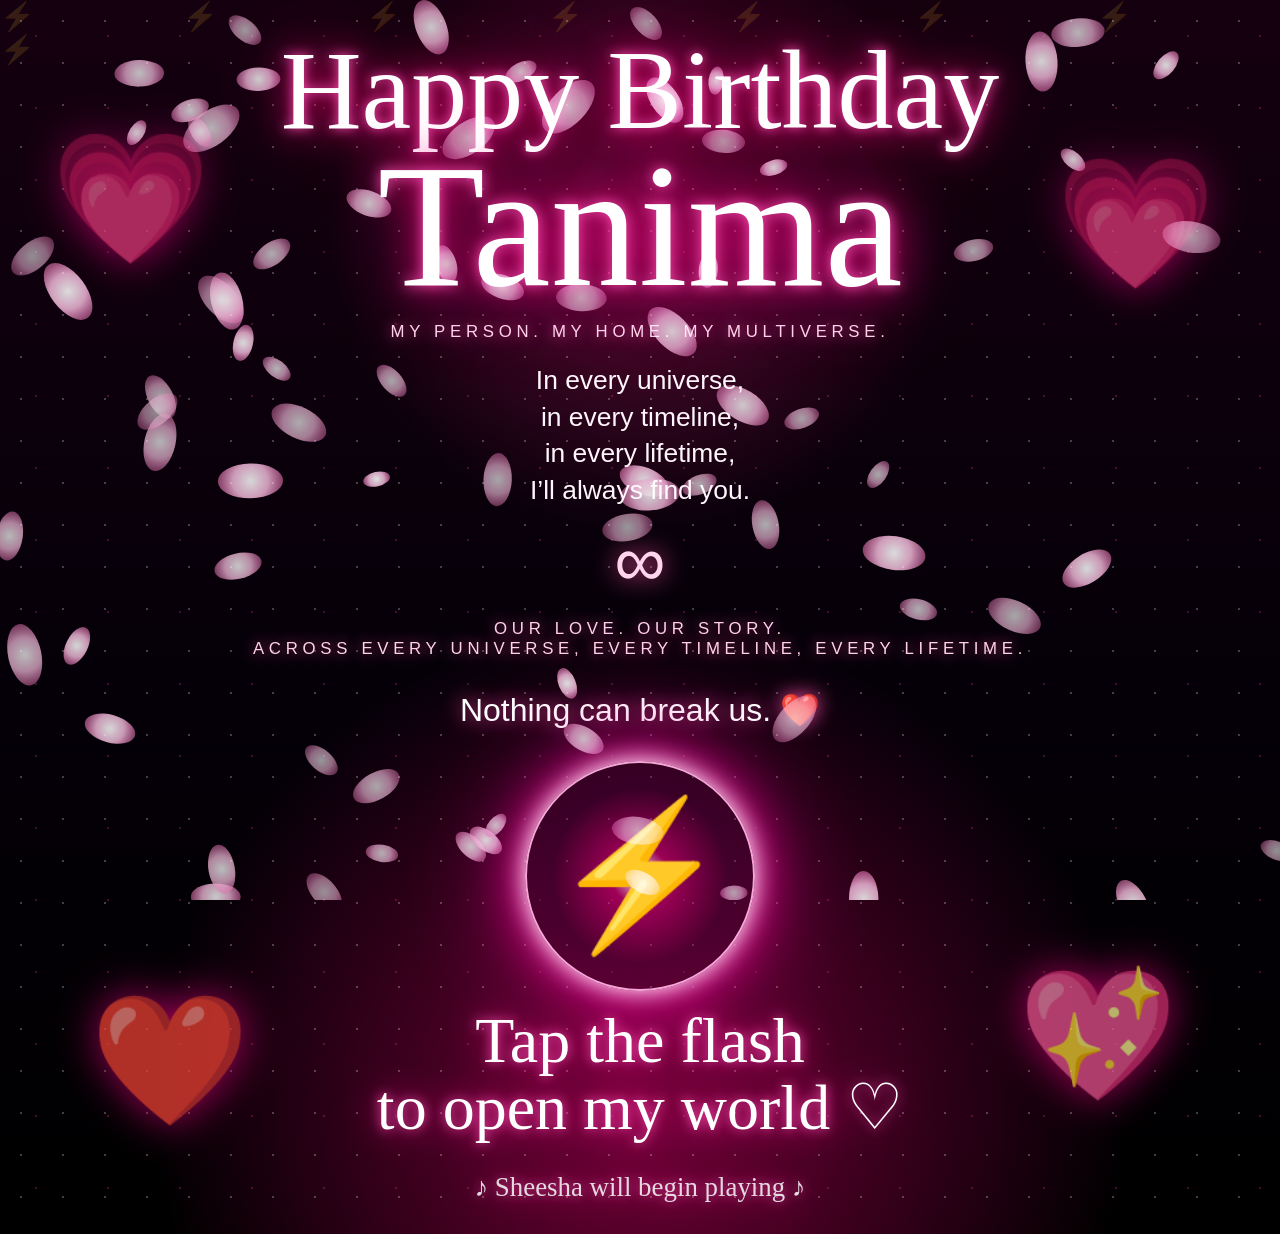
<file: index.html>
<!DOCTYPE html>
<html lang="en">
<head>
  <meta charset="UTF-8" />
  <meta name="viewport" content="width=device-width, initial-scale=1.0, viewport-fit=cover" />
  <title>Happy Birthday Tanima ❤️</title>
  <link rel="stylesheet" href="style.css?v=visiblepetalsrain1" />
  <link rel="stylesheet" href="petal-fix.css?v=realfix1" />
  <link rel="icon" type="image/svg+xml" href="favicon.svg?v=2">
  <link rel="shortcut icon" href="favicon.svg?v=2">
  <link rel="stylesheet" href="cursor.css?v=1" />
</head>
<body>

<div id="carSequenceOverlay" class="car-sequence-overlay hidden-car-sequence">
  <iframe id="carSequenceFrame" title="Car Universe Sequence"></iframe>
</div>

<div id="birthdayFadeOverlay" class="birthday-fade-overlay hidden-fade"></div>
<audio id="bgMusic" loop>
  <source src="sheesha.mp3" type="audio/mpeg">
</audio>

<canvas id="petalCanvas" class="petal-canvas" aria-hidden="true"></canvas>

<section id="intro" class="intro-screen">
  <div class="stars"></div>
  <div class="balloons balloon-left">💗</div>
  <div class="balloons balloon-right">💗</div>
  <div class="balloons balloon-bottom-left">❤️</div>
  <div class="balloons balloon-bottom-right">💖</div>

  <div class="intro-content">
    <h2>Happy Birthday</h2>
    <h1>Tanima</h1>
    <p class="tagline">My person. My home. My multiverse.</p>
    <p class="quote">In every universe,<br>in every timeline,<br>in every lifetime,<br>I’ll always find you.</p>
    <div class="infinity">∞</div>
    <p class="small-quote">Our love. Our story.<br>Across every universe, every timeline, every lifetime.</p>
    <p class="break-text">Nothing can break us. ❤️</p>
    <button id="boltBtn" class="bolt-button">⚡</button>
    <p class="tap-text">Tap the flash<br>to open my world ♡<br><span>♪ Sheesha will begin playing ♪</span></p>
  </div>
</section>

<section id="timeline" class="timeline hidden">
  <div class="timeline-stars"></div>
  <svg class="constellation-map" viewBox="0 0 1000 1000" preserveAspectRatio="xMidYMid slice" aria-hidden="true">
    <g class="constellation constellation-one"><line x1="120" y1="210" x2="260" y2="160"></line><line x1="260" y1="160" x2="390" y2="250"></line><line x1="390" y1="250" x2="520" y2="190"></line><circle cx="120" cy="210" r="7"></circle><circle cx="260" cy="160" r="7"></circle><circle cx="390" cy="250" r="7"></circle><circle cx="520" cy="190" r="7"></circle></g>
    <g class="constellation constellation-two"><line x1="620" y1="640" x2="710" y2="530"></line><line x1="710" y1="530" x2="820" y2="590"></line><line x1="820" y1="590" x2="890" y2="470"></line><circle cx="620" cy="640" r="7"></circle><circle cx="710" cy="530" r="7"></circle><circle cx="820" cy="590" r="7"></circle><circle cx="890" cy="470" r="7"></circle></g>
    <g class="constellation heart-constellation"><path d="M500 640 C430 580 360 520 390 445 C415 385 485 395 500 450 C515 395 585 385 610 445 C640 520 570 580 500 640 Z"></path><circle cx="390" cy="445" r="7"></circle><circle cx="500" cy="450" r="7"></circle><circle cx="610" cy="445" r="7"></circle><circle cx="500" cy="640" r="7"></circle></g>
  </svg>
  <div class="timeline-box">
    <h2 id="timelineTitle">Searching the multiverse...</h2>
    <div id="scanLog" class="scan-log">
      <p class="scan-line hidden-line">Scanning timelines...</p>
      <p class="scan-line hidden-line">Connection detected...</p>
      <p class="scan-line hidden-line">Soul recognized...</p>
      <p class="scan-line hidden-line">Synchronizing universes...</p>
    </div>
    <p id="foundText" class="found-hidden">Tanima Das found ❤️</p>
  </div>
</section>

<section id="videoPage" class="video-page hidden">
  <div class="hearts"></div>
  <main class="page">
    <section class="card">
      <h1 class="video-title">Nothing can break us<br><span>❤️</span></h1>
      <p class="subtitle">A little piece of my heart, made just for you.</p>

      <div class="video-envelope left-envelope" data-envelope="left">
        <button class="envelope-btn" type="button" aria-label="Open cute note one"><span class="envelope-closed">💌</span><span class="envelope-opened">📬</span></button>
        <p class="envelope-label">Open me</p>
      </div>

      <div class="video-envelope right-envelope" data-envelope="right">
        <button class="envelope-btn" type="button" aria-label="Open cute note two"><span class="envelope-closed">💌</span><span class="envelope-opened">📬</span></button>
        <p class="envelope-label">No, open me</p>
      </div>

      <div class="video-wrap">
        <video id="loveVideo" playsinline preload="auto" controls>
          <source src="love-video.mp4" type="video/mp4" />
        </video>
        <button id="startBtn" class="start-btn">Tap to open my heart ❤️</button>
      </div>

      <p class="note">Turn your volume up.</p>
      <a class="continue-btn" href="scrapbook.html">Open our scrapbook 📖</a>
      <a class="continue-btn" href="ending.html">Continue to the ending ❤️</a>
    </section>
  </main>
</section>

<div id="jokeEnvelopeModal" class="joke-modal hidden-joke">
  <div class="joke-letter">
    <button id="closeJokeLetter" class="close-joke" type="button">×</button>
    <div class="letter-paper">
      <h2 id="jokeTitle">A tiny note 💌</h2>
      <p id="jokeText"></p>
    </div>
  </div>
</div>

<script src="script.js?v=visiblepetalsrain1"></script>
<script src="duck-unlock.js?v=1"></script>
<script src="video-audio-fix.js?v=1"></script>
</body>
</html>
</file>
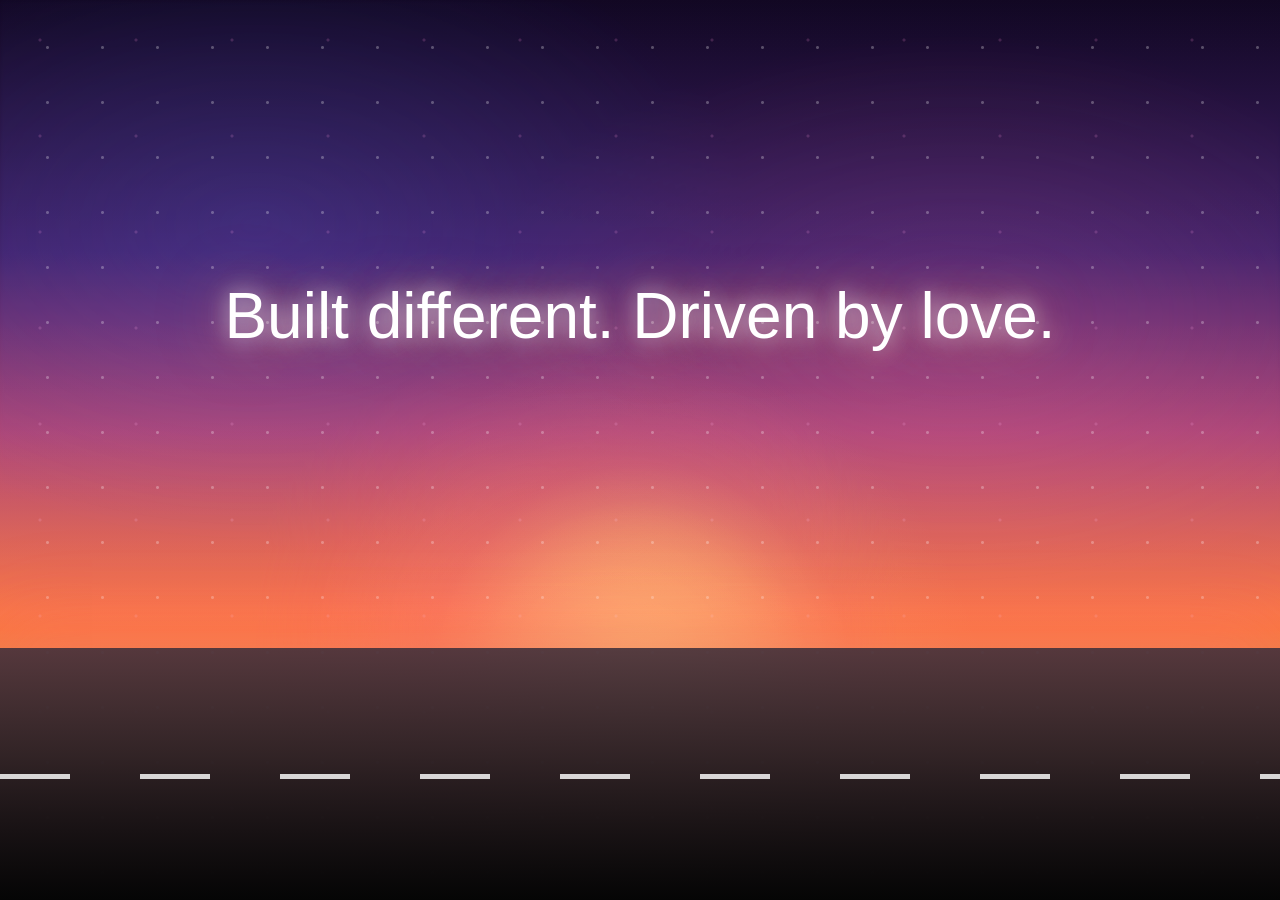
<file: car-sequence.html>
<!DOCTYPE html>
<html lang="en">
<head>
  <meta charset="UTF-8">
  <meta name="viewport" content="width=device-width, initial-scale=1.0">
  <title>Car Universe Sequence</title>
  <link rel="stylesheet" href="car-sequence.css?v=iframe1">
  <link rel="stylesheet" href="car-sunset.css?v=1">
</head>
<body>

<div class="controls">
  <button onclick="showScene(0)">Jeep</button>
  <button onclick="showScene(1)">F1</button>
  <button onclick="showScene(2)">BMW</button>
</div>

<div id="sceneLabel">Jeep Universe</div>

<section class="scene active" id="scene1">
  <div class="stars"></div>
  <div class="road"></div>

  <svg class="car jeep" viewBox="0 0 1200 520">
    <circle cx="125" cy="310" r="70" fill="#060606"/>
    <circle cx="335" cy="390" r="82" fill="#030303"/>
    <circle cx="850" cy="390" r="82" fill="#030303"/>
    <path d="M160 230 L220 170 L345 165 L395 105 L760 105 L880 190 L1005 205 L1080 295 L1040 350 L170 350 Q145 300 160 230 Z" fill="#e85c12"/>
    <rect x="405" y="70" width="360" height="45" rx="8" fill="#d64d0f"/>
    <path d="M390 105 L790 105 L875 190 L270 190 Z" fill="#f06a18"/>
    <path d="M410 120 L535 120 L535 178 L355 178 Z" fill="#061018"/>
    <path d="M560 120 L705 120 L780 178 L560 178 Z" fill="#061018"/>
    <line x1="535" y1="125" x2="535" y2="345" stroke="#3b1608" stroke-width="6"/>
    <line x1="705" y1="127" x2="705" y2="345" stroke="#3b1608" stroke-width="6"/>
    <rect x="185" y="315" width="835" height="38" rx="10" fill="#4a1b08"/>
    <ellipse cx="1060" cy="265" rx="24" ry="20" fill="#ffe08a"/>
    <circle cx="335" cy="390" r="50" fill="none" stroke="rgba(255,255,255,.42)" stroke-width="10"/>
    <circle cx="850" cy="390" r="50" fill="none" stroke="rgba(255,255,255,.42)" stroke-width="10"/>
    <text x="405" y="372" font-size="34" font-family="Arial Black, Arial" fill="rgba(255,220,165,.85)">WRANGLER</text>
  </svg>

  <div class="text">Built different. Driven by love.</div>
</section>

<section class="scene" id="scene2">
  <div class="stars"></div>
  <div class="road neon"></div>

  <svg class="car f1" viewBox="0 0 1300 430">
    <circle cx="270" cy="315" r="78" fill="#020202"/>
    <circle cx="1010" cy="315" r="78" fill="#020202"/>
    <rect x="90" y="140" width="175" height="38" rx="8" fill="#11184c"/>
    <rect x="125" y="178" width="35" height="115" fill="#11184c"/>
    <rect x="1070" y="295" width="210" height="34" rx="8" fill="#11184c"/>
    <rect x="35" y="300" width="165" height="30" rx="8" fill="#11184c"/>
    <path d="M80 290 L210 245 L460 235 L650 165 L910 195 L1195 270 L1125 325 L120 330 Z" fill="#141d54"/>
    <path d="M790 205 L1225 270 L1128 300 L760 270 Z" fill="#11184c"/>
    <path d="M575 175 L665 100 L755 190 L650 215 Z" fill="#0b0d21"/>
    <ellipse cx="692" cy="182" rx="52" ry="32" fill="#03040a"/>
    <path d="M620 190 Q690 78 790 190" fill="none" stroke="rgba(255,255,255,.55)" stroke-width="9"/>
    <path d="M220 260 C410 245 585 228 705 175 C800 190 895 205 1045 235" fill="none" stroke="#ff2540" stroke-width="18"/>
    <path d="M250 285 C480 270 690 260 955 245" fill="none" stroke="#ffd735" stroke-width="10"/>
    <polygon points="790,205 960,210 1110,265 890,260" fill="#c40019"/>
    <text x="475" y="258" font-size="52" font-family="Arial Black, Arial" fill="#ffe83e" stroke="#000" stroke-width="3">RED BULL</text>
    <text x="535" y="310" font-size="38" font-family="Arial Black, Arial" fill="#fff" stroke="#000" stroke-width="3">ORACLE</text>
    <circle cx="270" cy="315" r="48" fill="none" stroke="rgba(255,255,255,.42)" stroke-width="9"/>
    <circle cx="1010" cy="315" r="48" fill="none" stroke="rgba(255,255,255,.42)" stroke-width="9"/>
  </svg>

  <div class="text">You'll always be my favorite destination.</div>
</section>

<section class="scene" id="scene3">
  <div class="stars"></div>
  <div class="road city"></div>

  <svg class="car bmw" viewBox="0 0 1100 420">
    <circle cx="285" cy="330" r="78" fill="#050505"/>
    <circle cx="815" cy="330" r="78" fill="#050505"/>
    <path d="M95 275 Q95 205 145 205 L270 195 L425 105 L700 112 L855 205 L965 210 Q1000 250 965 300 L135 300 Z" fill="#101012"/>
    <path d="M430 130 L550 126 L550 198 L330 198 Z" fill="#071019"/>
    <path d="M575 126 L700 132 L805 198 L575 198 Z" fill="#071019"/>
    <path d="M180 215 C330 175 560 168 805 210" fill="none" stroke="rgba(255,255,255,.35)" stroke-width="7"/>
    <rect x="900" y="230" width="28" height="45" rx="5" fill="#151517" stroke="rgba(235,235,255,.55)" stroke-width="2"/>
    <rect x="932" y="230" width="28" height="45" rx="5" fill="#151517" stroke="rgba(235,235,255,.55)" stroke-width="2"/>
    <ellipse cx="985" cy="245" rx="22" ry="17" fill="#fff5cd"/>
    <circle cx="852" cy="218" r="20" fill="#f8f8f8" stroke="#111" stroke-width="3"/>
    <path d="M852 198 A20 20 0 0 1 872 218 L852 218 Z" fill="#005cb9"/>
    <path d="M852 218 L852 238 A20 20 0 0 1 832 218 Z" fill="#005cb9"/>
    <circle cx="285" cy="330" r="48" fill="none" stroke="rgba(255,255,255,.42)" stroke-width="9"/>
    <circle cx="815" cy="330" r="48" fill="none" stroke="rgba(255,255,255,.42)" stroke-width="9"/>
  </svg>

  <div class="text">My favorite road always leads to you.</div>
</section>

<script src="car-sequence.js?v=iframe1"></script>
</body>
</html>
</file>
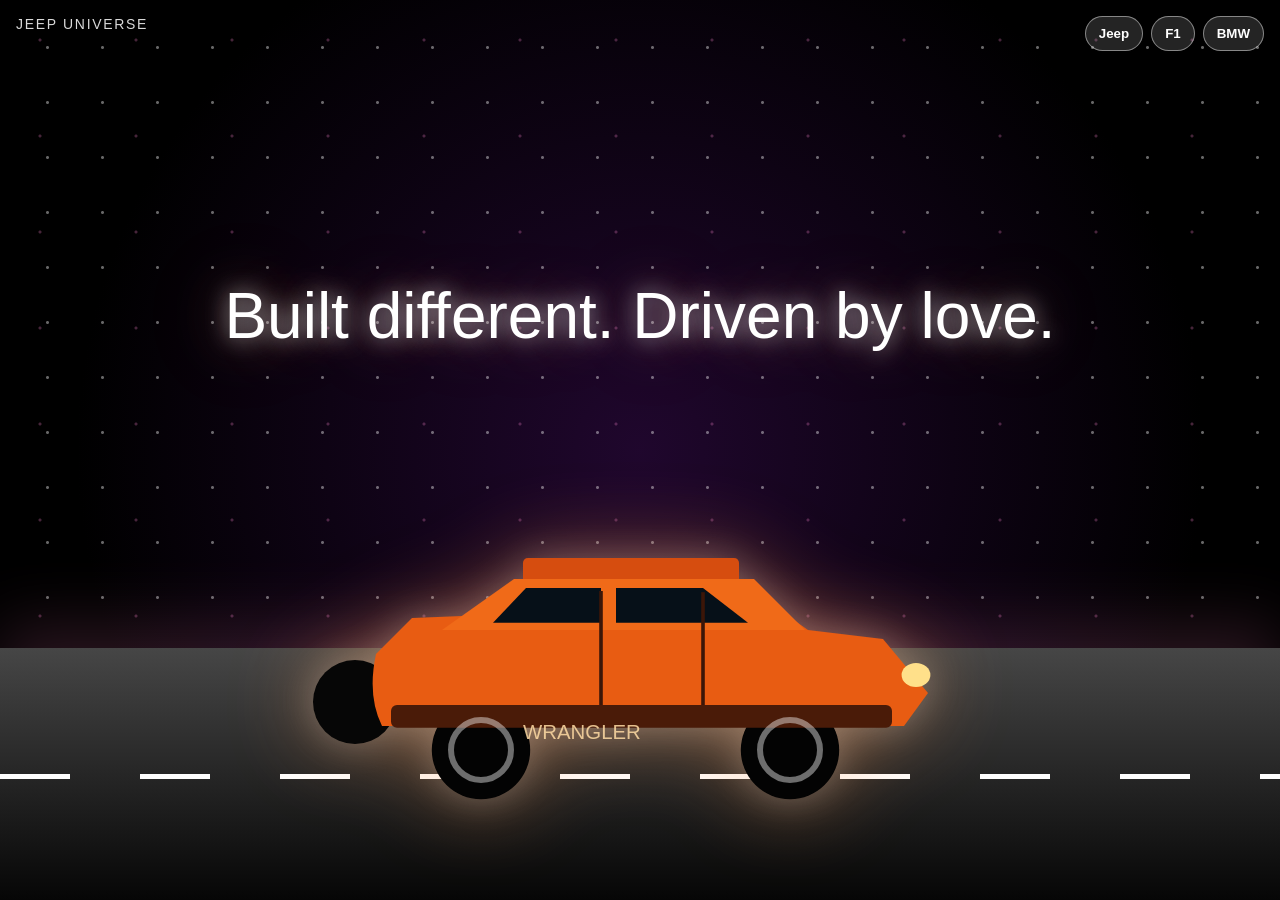
<file: car-test.html>
<!DOCTYPE html>
<html lang="en">
<head>
  <meta charset="UTF-8">
  <meta name="viewport" content="width=device-width, initial-scale=1.0">
  <title>Car Universe Test V4 Manual</title>
  <link rel="stylesheet" href="car-test.css?v=4">
</head>
<body>

<div class="controls">
  <button onclick="showScene(0)">Jeep</button>
  <button onclick="showScene(1)">F1</button>
  <button onclick="showScene(2)">BMW</button>
</div>

<div id="sceneLabel">Jeep Universe</div>

<section class="scene active" id="scene1">
  <div class="stars"></div>
  <div class="road"></div>

  <svg class="car jeep" viewBox="0 0 1200 520">
    <circle cx="125" cy="310" r="70" fill="#060606"/>
    <circle cx="335" cy="390" r="82" fill="#030303"/>
    <circle cx="850" cy="390" r="82" fill="#030303"/>
    <path d="M160 230 L220 170 L345 165 L395 105 L760 105 L880 190 L1005 205 L1080 295 L1040 350 L170 350 Q145 300 160 230 Z" fill="#e85c12"/>
    <rect x="405" y="70" width="360" height="45" rx="8" fill="#d64d0f"/>
    <path d="M390 105 L790 105 L875 190 L270 190 Z" fill="#f06a18"/>
    <path d="M410 120 L535 120 L535 178 L355 178 Z" fill="#061018"/>
    <path d="M560 120 L705 120 L780 178 L560 178 Z" fill="#061018"/>
    <line x1="535" y1="125" x2="535" y2="345" stroke="#3b1608" stroke-width="6"/>
    <line x1="705" y1="127" x2="705" y2="345" stroke="#3b1608" stroke-width="6"/>
    <rect x="185" y="315" width="835" height="38" rx="10" fill="#4a1b08"/>
    <ellipse cx="1060" cy="265" rx="24" ry="20" fill="#ffe08a"/>
    <circle cx="335" cy="390" r="50" fill="none" stroke="rgba(255,255,255,.42)" stroke-width="10"/>
    <circle cx="850" cy="390" r="50" fill="none" stroke="rgba(255,255,255,.42)" stroke-width="10"/>
    <text x="405" y="372" font-size="34" font-family="Arial Black, Arial" fill="rgba(255,220,165,.85)">WRANGLER</text>
  </svg>

  <div class="text">Built different. Driven by love.</div>
</section>

<section class="scene" id="scene2">
  <div class="stars"></div>
  <div class="road neon"></div>

  <svg class="car f1" viewBox="0 0 1300 430">
    <circle cx="270" cy="315" r="78" fill="#020202"/>
    <circle cx="1010" cy="315" r="78" fill="#020202"/>
    <rect x="90" y="140" width="175" height="38" rx="8" fill="#11184c"/>
    <rect x="125" y="178" width="35" height="115" fill="#11184c"/>
    <rect x="1070" y="295" width="210" height="34" rx="8" fill="#11184c"/>
    <rect x="35" y="300" width="165" height="30" rx="8" fill="#11184c"/>
    <path d="M80 290 L210 245 L460 235 L650 165 L910 195 L1195 270 L1125 325 L120 330 Z" fill="#141d54"/>
    <path d="M790 205 L1225 270 L1128 300 L760 270 Z" fill="#11184c"/>
    <path d="M575 175 L665 100 L755 190 L650 215 Z" fill="#0b0d21"/>
    <ellipse cx="692" cy="182" rx="52" ry="32" fill="#03040a"/>
    <path d="M620 190 Q690 78 790 190" fill="none" stroke="rgba(255,255,255,.55)" stroke-width="9"/>
    <path d="M220 260 C410 245 585 228 705 175 C800 190 895 205 1045 235" fill="none" stroke="#ff2540" stroke-width="18"/>
    <path d="M250 285 C480 270 690 260 955 245" fill="none" stroke="#ffd735" stroke-width="10"/>
    <polygon points="790,205 960,210 1110,265 890,260" fill="#c40019"/>
    <text x="475" y="258" font-size="52" font-family="Arial Black, Arial" fill="#ffe83e" stroke="#000" stroke-width="3">RED BULL</text>
    <text x="535" y="310" font-size="38" font-family="Arial Black, Arial" fill="#fff" stroke="#000" stroke-width="3">ORACLE</text>
    <circle cx="270" cy="315" r="48" fill="none" stroke="rgba(255,255,255,.42)" stroke-width="9"/>
    <circle cx="1010" cy="315" r="48" fill="none" stroke="rgba(255,255,255,.42)" stroke-width="9"/>
  </svg>

  <div class="text">You'll always be my favorite destination.</div>
</section>

<section class="scene" id="scene3">
  <div class="stars"></div>
  <div class="road city"></div>

  <svg class="car bmw" viewBox="0 0 1100 420">
    <circle cx="285" cy="330" r="78" fill="#050505"/>
    <circle cx="815" cy="330" r="78" fill="#050505"/>
    <path d="M95 275 Q95 205 145 205 L270 195 L425 105 L700 112 L855 205 L965 210 Q1000 250 965 300 L135 300 Z" fill="#101012"/>
    <path d="M430 130 L550 126 L550 198 L330 198 Z" fill="#071019"/>
    <path d="M575 126 L700 132 L805 198 L575 198 Z" fill="#071019"/>
    <path d="M180 215 C330 175 560 168 805 210" fill="none" stroke="rgba(255,255,255,.35)" stroke-width="7"/>
    <rect x="900" y="230" width="28" height="45" rx="5" fill="#151517" stroke="rgba(235,235,255,.55)" stroke-width="2"/>
    <rect x="932" y="230" width="28" height="45" rx="5" fill="#151517" stroke="rgba(235,235,255,.55)" stroke-width="2"/>
    <ellipse cx="985" cy="245" rx="22" ry="17" fill="#fff5cd"/>
    <circle cx="852" cy="218" r="20" fill="#f8f8f8" stroke="#111" stroke-width="3"/>
    <path d="M852 198 A20 20 0 0 1 872 218 L852 218 Z" fill="#005cb9"/>
    <path d="M852 218 L852 238 A20 20 0 0 1 832 218 Z" fill="#005cb9"/>
    <circle cx="285" cy="330" r="48" fill="none" stroke="rgba(255,255,255,.42)" stroke-width="9"/>
    <circle cx="815" cy="330" r="48" fill="none" stroke="rgba(255,255,255,.42)" stroke-width="9"/>
  </svg>

  <div class="text">My favorite road always leads to you.</div>
</section>

<script src="car-test.js?v=4"></script>
</body>
</html>
</file>
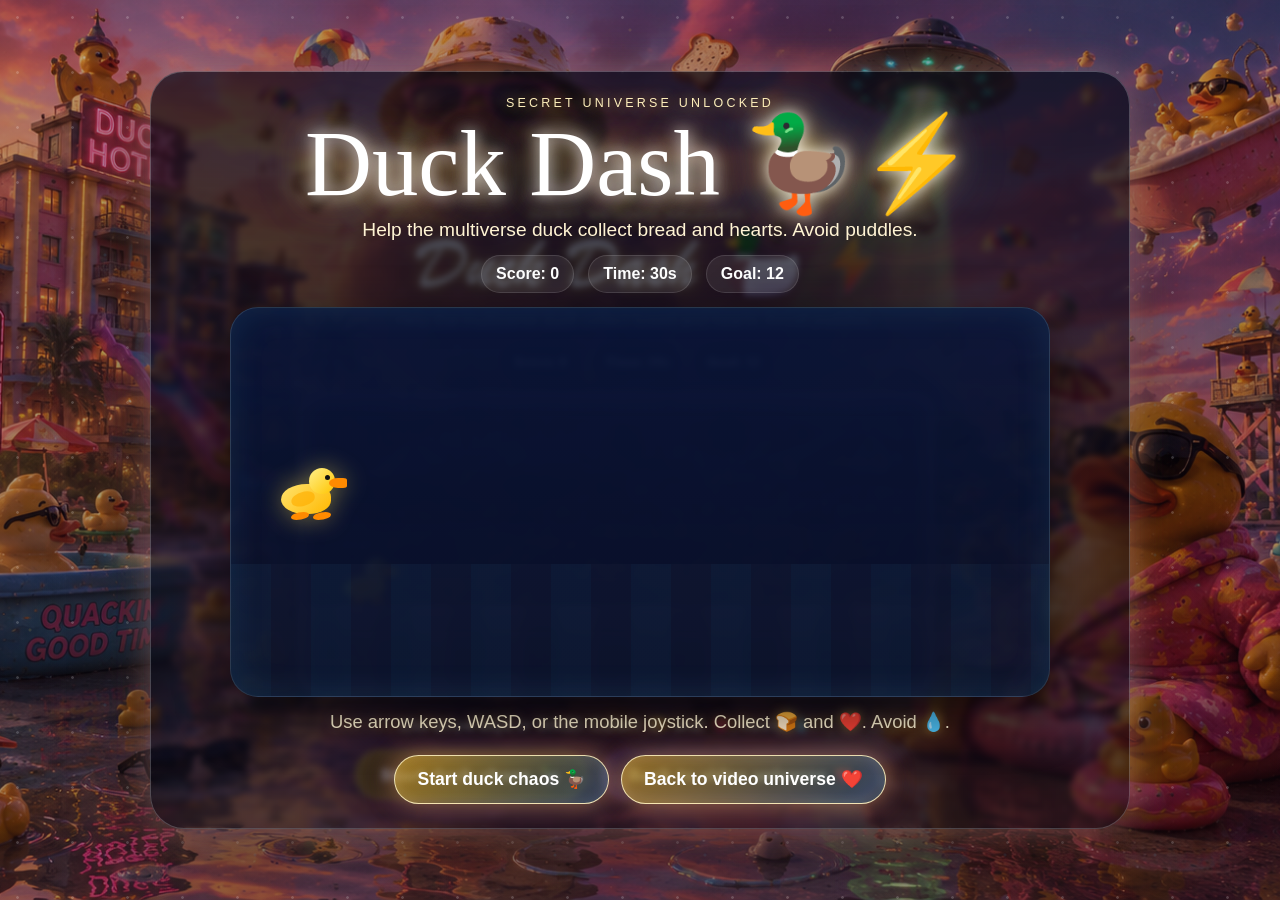
<file: duck-game.html>
<!DOCTYPE html>
<html lang="en">
<head>
<meta charset="UTF-8" />
<meta name="viewport" content="width=device-width, initial-scale=1.0, viewport-fit=cover" />
<title>Secret Duck Universe 🦆⚡</title>
<link rel="stylesheet" href="duck-game.css?v=2" />
<link rel="stylesheet" href="duck-resort.css?v=1" />
<link rel="stylesheet" href="cursor.css?v=1" />
</head>
<body>
<main class="duck-page">
  <div class="duck-stars"></div>
  <div class="duck-glow"></div>

  <section class="duck-card">
    <p class="duck-kicker">Secret universe unlocked</p>
    <h1>Duck Dash 🦆⚡</h1>
    <p class="duck-intro">Help the multiverse duck collect bread and hearts. Avoid puddles.</p>

    <div class="duck-hud">
      <div>Score: <span id="score">0</span></div>
      <div>Time: <span id="time">30</span>s</div>
      <div>Goal: <span id="goal">12</span></div>
    </div>

    <section id="gameArena" class="game-arena">
      <div id="duckPlayer" class="duck-player">
        <div class="duck-body"></div>
        <div class="duck-head"></div>
        <div class="duck-beak"></div>
        <div class="duck-eye"></div>
        <div class="duck-wing"></div>
        <div class="duck-foot foot-one"></div>
        <div class="duck-foot foot-two"></div>
      </div>

      <div id="duckJoystick" class="duck-joystick" aria-label="Duck joystick">
        <div class="joystick-ring">
          <div id="joystickThumb" class="joystick-thumb">⚡</div>
        </div>
        <span class="joystick-label">drag to waddle</span>
      </div>
    </section>

    <p id="duckMessage" class="duck-message">Use arrow keys, WASD, or the mobile joystick. Collect 🍞 and ❤️. Avoid 💧.</p>

    <div class="duck-buttons">
      <button id="startDuckGame" class="duck-btn">Start duck chaos 🦆</button>
      <a class="duck-return" href="index.html?duckReturn=1">Back to video universe ❤️</a>
    </div>
  </section>
</main>

<script src="duck-game.js?v=2"></script>
</body>
</html>
</file>
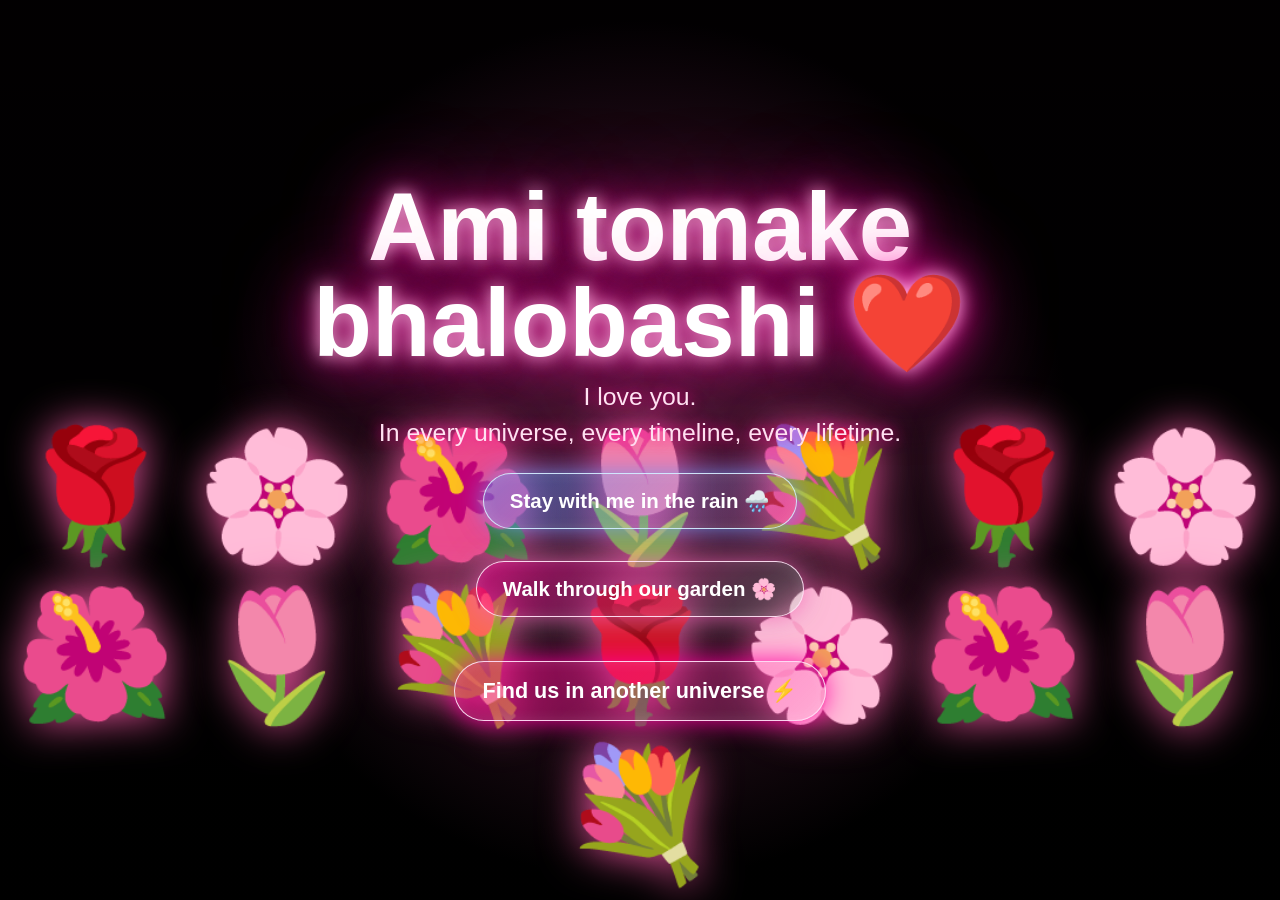
<file: ending.html>
<!DOCTYPE html>
<html lang="en">
<head>
  <meta charset="UTF-8" />
  <meta name="viewport" content="width=device-width, initial-scale=1.0, viewport-fit=cover" />
  <title>Ami tomake bhalobashi ❤️</title>
  <link rel="stylesheet" href="style.css" />
  <link rel="icon" type="image/svg+xml" href="favicon.svg?v=2">
  <link rel="shortcut icon" href="favicon.svg?v=2">
  <link rel="stylesheet" href="cursor.css?v=1" />
  <link rel="stylesheet" href="eyes-only-link.css?v=1" />
</head>
<body class="ending-body">
  <section class="ending-page">
    <div class="flower-bg">
      <span>🌹</span><span>🌸</span><span>🌺</span><span>🌷</span><span>💐</span>
      <span>🌹</span><span>🌸</span><span>🌺</span><span>🌷</span><span>💐</span>
      <span>🌹</span><span>🌸</span><span>🌺</span><span>🌷</span><span>💐</span>
    </div>
    <div class="ending-message">
      <h1>Ami tomake bhalobashi ❤️</h1>
      <p>I love you.</p>
      <p>In every universe, every timeline, every lifetime.</p>
      <div class="ending-buttons">
        <a class="rain-btn" href="rain-universe.html">Stay with me in the rain 🌧️</a>
        <a class="garden-btn" href="flower-garden.html">Walk through our garden 🌸</a>
        <a class="replay-btn" href="memory.html">Find us in another universe ⚡</a>
        <button id="btsBtn" class="bts-btn hidden-bts">Behind the scenes 😉</button>
      </div>
      <div id="btsModal" class="bts-modal hidden-bts">
        <div class="bts-content">
          <h2>Behind the scenes ⚡</h2>
          <p>Every universe. Every timeline. Every animation.<br>Built line by line in HTML, CSS, and JavaScript.</p>
          <p class="handmade-line">This entire experience was handcrafted<br>just to make you smile ❤️</p>
          <div class="code-window"><pre id="actualCode">Loading the real code...</pre></div>
          <button id="closeBts" class="close-bts">Close ♡</button>
          <a class="eyes-only-link" href="tanima-eyes-only.html">Tanima Eyes Only ❤️</a>
        </div>
      </div>
    </div>
  </section>
<script src="ending.js"></script>
</body>
</html>
</file>
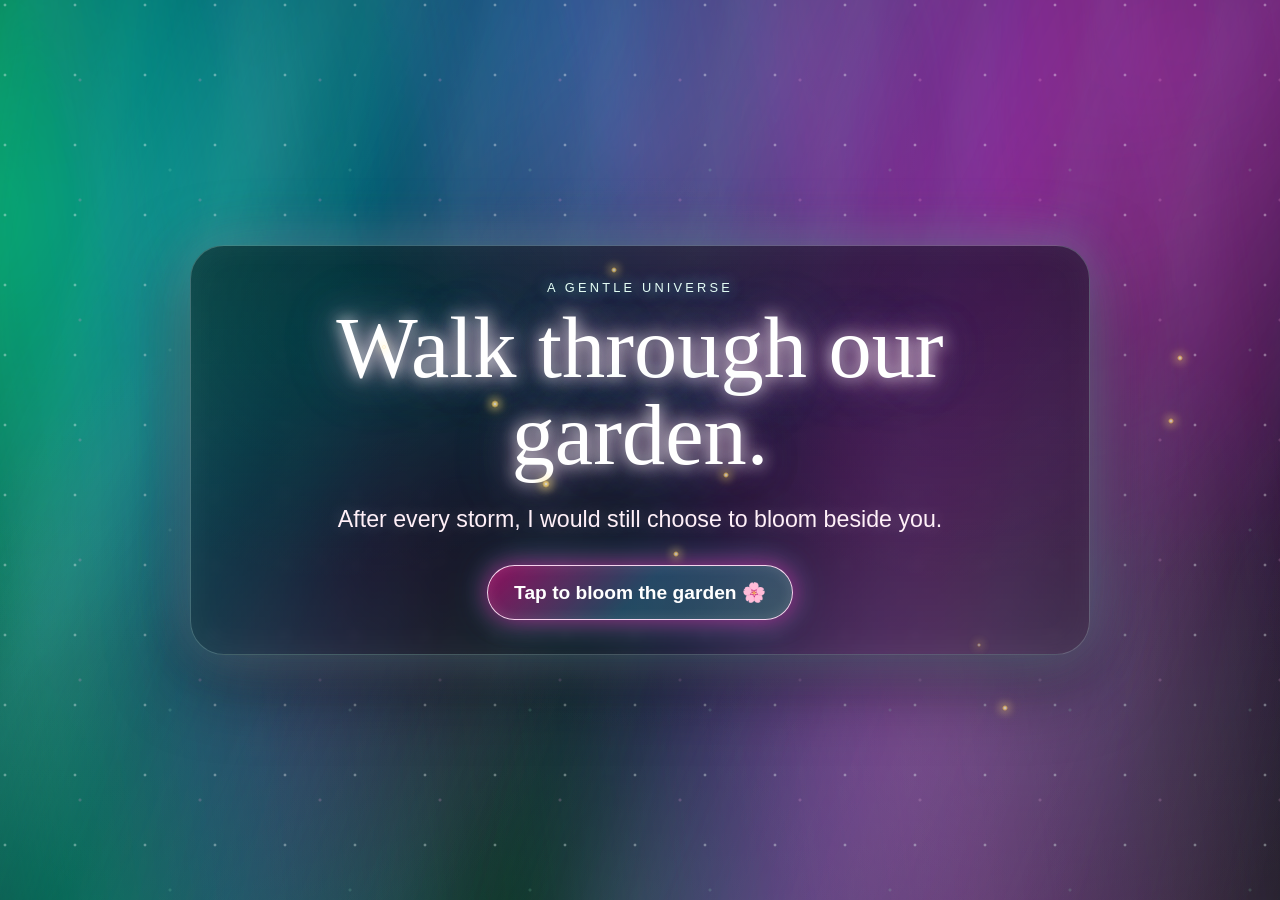
<file: flower-garden.html>
<!DOCTYPE html>
<html lang="en">
<head>
  <meta charset="UTF-8" />
  <meta name="viewport" content="width=device-width, initial-scale=1.0, viewport-fit=cover" />
  <title>Flower Garden Universe ❤️</title>
  <link rel="stylesheet" href="flower-garden.css?v=1" />
  <link rel="stylesheet" href="flower-aurora.css?v=1" />
  <link rel="stylesheet" href="flower-fireflies.css?v=1" />
  <link rel="icon" type="image/svg+xml" href="favicon.svg?v=2">
  <link rel="shortcut icon" href="favicon.svg?v=2">
  <link rel="stylesheet" href="cursor.css?v=1" />
</head>
<body>

<main class="garden-page">
  <div class="garden-stars"></div>
  <div class="garden-glow"></div>
  <div class="petal-rain"></div>
  <div class="firefly-field" aria-hidden="true"></div>

  <section class="garden-card">
    <p class="garden-kicker">A gentle universe</p>
    <h1>Walk through our garden.</h1>
    <p class="garden-quote">
      After every storm, I would still choose to bloom beside you.
    </p>

    <button id="bloomBtn" class="bloom-btn">Tap to bloom the garden 🌸</button>

    <a id="gardenReturn" class="garden-return hidden-garden" href="ending.html">
      Return to our universe ❤️
    </a>
  </section>

  <section id="flowerField" class="flower-field" aria-hidden="true">
    <div class="flower flower-1">
      <div class="stem"></div>
      <div class="bloom">
        <span></span><span></span><span></span><span></span><span></span>
      </div>
    </div>

    <div class="flower flower-2">
      <div class="stem"></div>
      <div class="bloom">
        <span></span><span></span><span></span><span></span><span></span>
      </div>
    </div>

    <div class="flower flower-3">
      <div class="stem"></div>
      <div class="bloom">
        <span></span><span></span><span></span><span></span><span></span>
      </div>
    </div>

    <div class="flower flower-4">
      <div class="stem"></div>
      <div class="bloom">
        <span></span><span></span><span></span><span></span><span></span>
      </div>
    </div>

    <div class="flower flower-5">
      <div class="stem"></div>
      <div class="bloom">
        <span></span><span></span><span></span><span></span><span></span>
      </div>
    </div>
  </section>
</main>

<script src="flower-garden.js?v=1"></script>
<script src="flower-fireflies.js?v=1"></script>
</body>
</html>
</file>
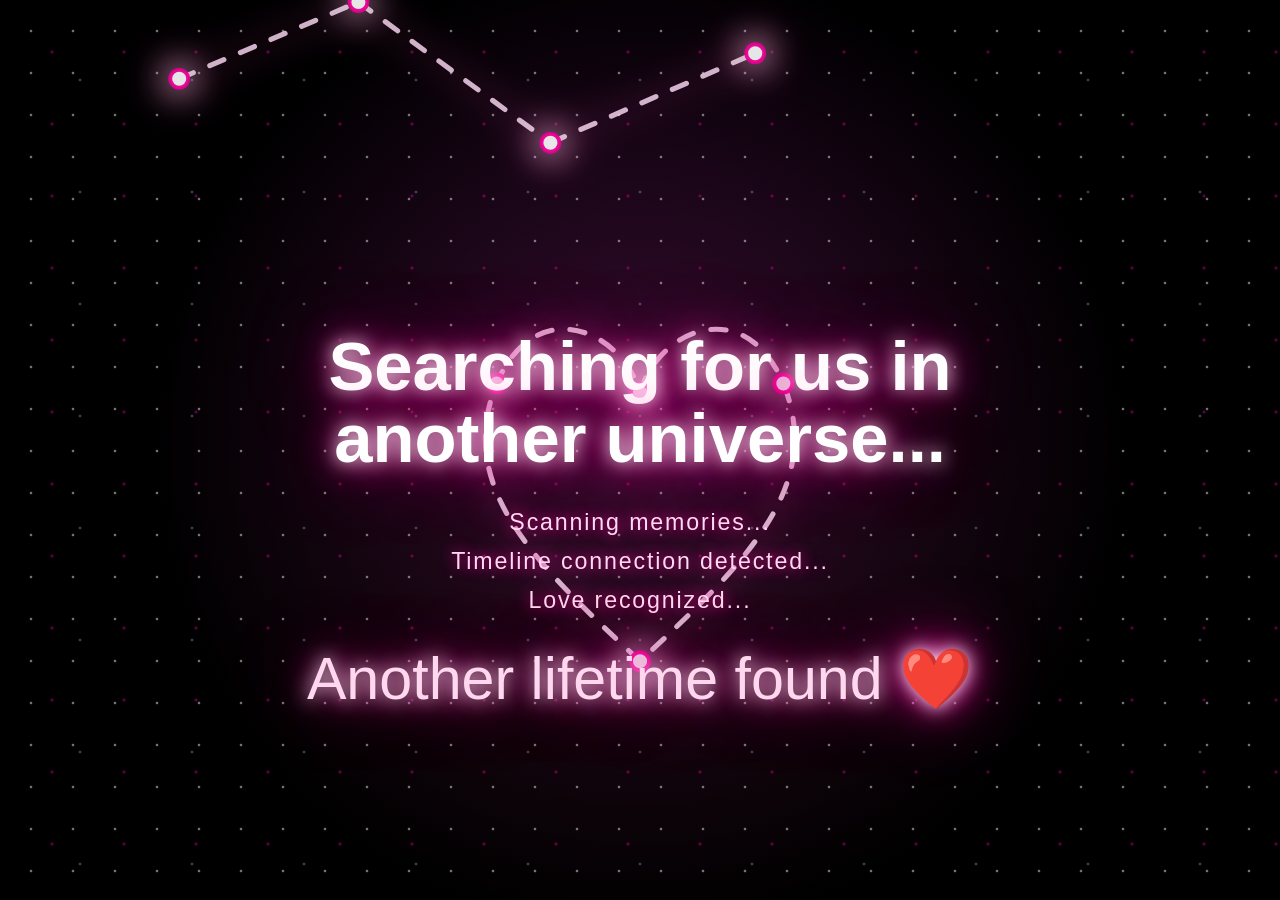
<file: memory.html>
<!DOCTYPE html>
<html lang="en">
<head>
  <meta charset="UTF-8" />
  <meta name="viewport" content="width=device-width, initial-scale=1.0, viewport-fit=cover" />
  <title>Another Universe ❤️</title>
  <link rel="stylesheet" href="style.css?v=memory-final" />
</head>
<body class="memory-body">

<section id="memoryTransition" class="memory-transition">
  <div class="memory-stars"></div>

  <svg class="memory-constellations" viewBox="0 0 1000 1000" preserveAspectRatio="xMidYMid slice" aria-hidden="true">
    <g>
      <line x1="140" y1="210" x2="280" y2="150"></line>
      <line x1="280" y1="150" x2="430" y2="260"></line>
      <line x1="430" y1="260" x2="590" y2="190"></line>
      <circle cx="140" cy="210" r="7"></circle>
      <circle cx="280" cy="150" r="7"></circle>
      <circle cx="430" cy="260" r="7"></circle>
      <circle cx="590" cy="190" r="7"></circle>
    </g>

    <g>
      <path d="M500 665 C420 590 355 530 388 448 C418 378 485 405 500 455 C515 405 582 378 612 448 C645 530 580 590 500 665 Z"></path>
      <circle cx="388" cy="448" r="7"></circle>
      <circle cx="500" cy="455" r="7"></circle>
      <circle cx="612" cy="448" r="7"></circle>
      <circle cx="500" cy="665" r="7"></circle>
    </g>
  </svg>

  <div class="memory-transition-box">
    <h1>Searching for us in another universe...</h1>
    <p class="memory-scan line1">Scanning memories...</p>
    <p class="memory-scan line2">Timeline connection detected...</p>
    <p class="memory-scan line3">Love recognized...</p>
    <p class="memory-found">Another lifetime found ❤️</p>
  </div>
</section>

<section id="memoryUniverse" class="memory-universe-page hidden-memory">
  <div class="memory-stars"></div>

  <div class="memory-message">
    <h1>Some universes are temporary...</h1>
    <p>But somehow...</p>
    <p>I always find you again.</p>
  </div>

  <div id="memoryContainer" class="memory-container"></div>

  <div id="memoryFinal" class="memory-final">
    In every universe... I still find you. ❤️
  </div>

  <button id="restartUniverse" class="restart-universe hidden-memory">
    Restart our universe ⚡
  </button>
</section>


<div id="memoryFadeCurtain" class="memory-fade-curtain hidden-sunset"></div>

<div id="sunsetCollapse" class="sunset-collapse hidden-sunset">
  <div class="sunset-stars"></div>

  <div class="restarting-fate">Restarting fate...</div>

  <div class="sunset-portal">
    <div class="sunset-orb">
      <div class="sunset-orb-core"></div>
      <div class="sunset-orb-ring"></div>
      <div class="sunset-orb-aura"></div>
    </div>
  </div>
</div><script>
const memoryPhotos = [
    "memory1.jpg",
    "memory2.jpg",
    "memory3.jpg",
    "memory4.jpg",
    "memory5.jpg",
    "memory6.jpg",
    "memory7.jpg",
    "memory8.jpg",
    "memory9.jpg",
    "memory10.jpg",
    "memory11.jpg",
    "memory12.jpg",
    "memory13.jpg",
    "memory14.jpg",
    "memory15.jpg"
];

const transition = document.getElementById("memoryTransition");
const universe = document.getElementById("memoryUniverse");
const container = document.getElementById("memoryContainer");
const restart = document.getElementById("restartUniverse");
const sunsetCollapse = document.getElementById("sunsetCollapse");

function placeMemory(photoName, index) {
  const img = document.createElement("img");
  img.src = photoName;
  img.className = "floating-memory memory-pos-" + ((index % 8) + 1);
  img.alt = "A memory";
  container.appendChild(img);
}

function startSunsetRestart() {
  sunsetCollapse.classList.remove("hidden-sunset");

  if(navigator.vibrate){
    navigator.vibrate([160,80,120,80,160]);
  }

  // Let the detailed sunset orb open, shrink, heartbeat, then fade into the birthday page.
  setTimeout(() => {
    window.location.href = "index.html?fadein=1";
  }, 7600);
}

setTimeout(() => {
  transition.classList.add("fade-away-memory");

  setTimeout(() => {
    transition.style.display = "none";
    universe.classList.remove("hidden-memory");

    memoryPhotos.forEach((photo, index) => {
      setTimeout(() => {
        placeMemory(photo, index);
      }, 700 + index * 850);
    });

    setTimeout(() => {
      restart.classList.remove("hidden-memory");
    }, 15500);

  }, 1200);
}, 6200);

restart.addEventListener("click", (e) => {
  e.preventDefault();

  const curtain = document.getElementById("memoryFadeCurtain");
  const message = document.querySelector(".memory-message");
  const finalLine = document.getElementById("memoryFinal");

  restart.style.pointerEvents = "none";
  restart.style.transition = "opacity 1.2s ease, transform 1.2s ease";
  restart.style.opacity = "0";
  restart.style.transform = "translateX(-50%) translateY(18px) scale(.92)";

  // Make the whole memory universe feel like it is slowly dissolving.
  if(curtain){
    curtain.classList.remove("hidden-sunset");
    requestAnimationFrame(() => {
      curtain.classList.add("fade-in-curtain");
    });
  }

  if(message){
    message.style.transition = "opacity 2.3s ease, transform 2.3s ease, filter 2.3s ease";
    message.style.opacity = "0";
    message.style.transform = "translateY(-30px) scale(.96)";
    message.style.filter = "blur(5px)";
  }

  if(finalLine){
    finalLine.style.transition = "opacity 2.3s ease, transform 2.3s ease, filter 2.3s ease";
    finalLine.style.opacity = "0";
    finalLine.style.transform = "translateY(30px) scale(.96)";
    finalLine.style.filter = "blur(5px)";
  }

  document.querySelectorAll(".floating-memory").forEach((photo,index) => {
    photo.style.transition =
      "opacity 2.9s ease, transform 2.9s ease, filter 2.9s ease";
    photo.style.transitionDelay = (index * 0.06) + "s";
    photo.style.opacity = "0";
    photo.style.transform =
      "translateY(-160px) scale(.48) rotate(" + ((index % 2 === 0) ? "-12deg" : "12deg") + ")";
    photo.style.filter = "blur(8px) brightness(.35)";
  });

  setTimeout(() => {
    startSunsetRestart();
  }, 3000);
});
</script>

</body>
</html>
</file>
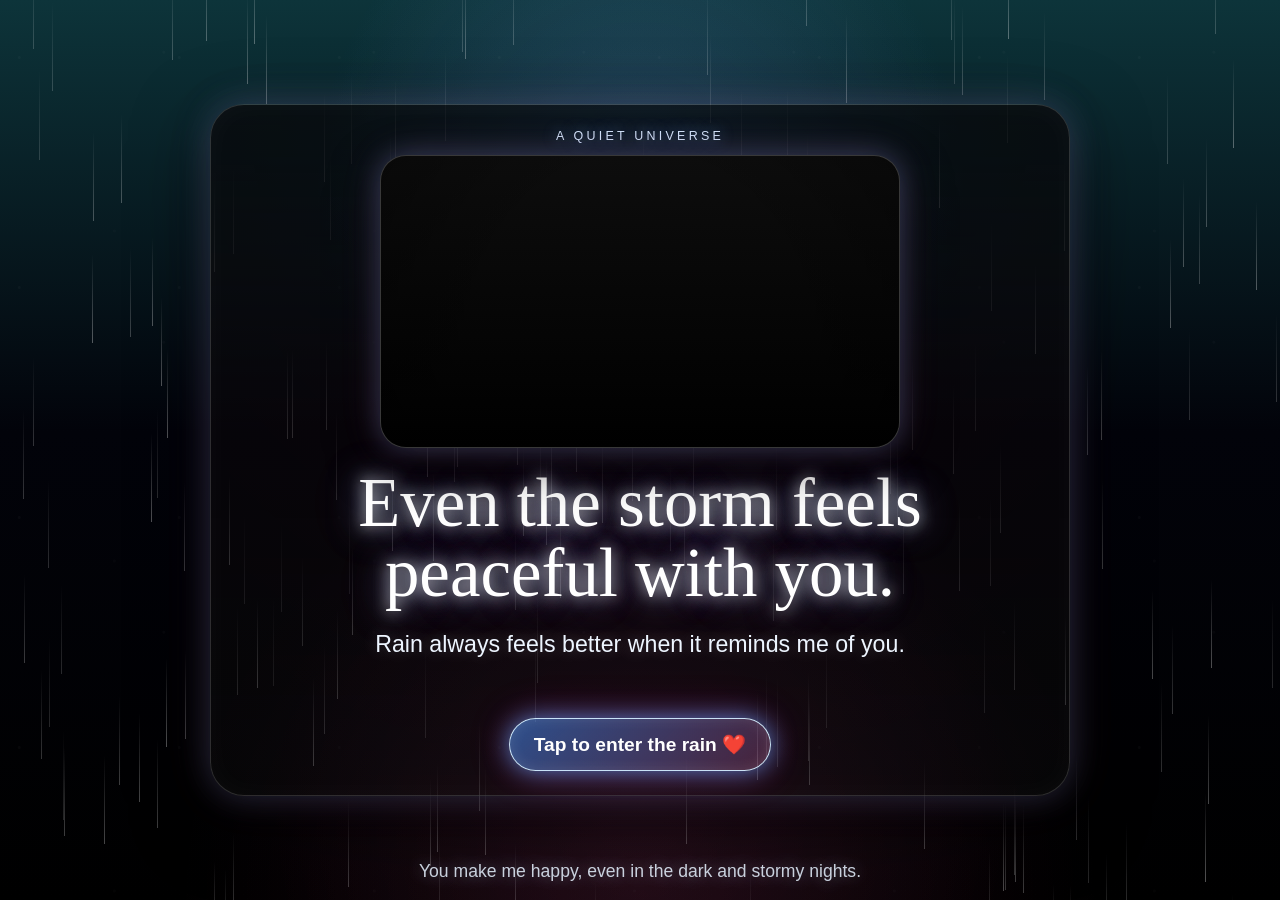
<file: rain-universe.html>
<!DOCTYPE html>
<html lang="en">
<head>
  <meta charset="UTF-8" />
  <meta name="viewport" content="width=device-width, initial-scale=1.0, viewport-fit=cover" />
  <title>Rain Universe ❤️</title>
  <link rel="stylesheet" href="rain-universe.css?v=codepenrain1" />
  <link rel="icon" type="image/svg+xml" href="favicon.svg?v=2">
  <link rel="shortcut icon" href="favicon.svg?v=2">
  <link rel="stylesheet" href="cursor.css?v=1" />
</head>
<body>
<audio id="rainSong" loop>
  <source src="rain-song.mp3" type="audio/mpeg">
</audio>

<main class="rain-page">
  <section class="rain" aria-hidden="true"></section>
  <div class="rain-mist"></div>
  <div class="window-glass"></div>

  <section class="rain-card">
    <p class="rain-kicker">A quiet universe</p>

    <div class="memory-window">
      <video id="rainVideo" class="rain-video" muted loop playsinline preload="metadata">
        <source src="rain-video.mp4" type="video/mp4">
      </video>
      <div class="video-glow"></div>
    </div>

    <h1>Even the storm feels peaceful with you.</h1>

    <p id="rainQuote" class="rain-quote">
      Rain always feels better when it reminds me of you.
    </p>

    <button id="rainStartBtn" class="rain-start">Tap to enter the rain ❤️</button>

    <a class="rain-return hidden-rain" id="rainReturn" href="ending.html">
      Return to our universe ❤️
    </a>
  </section>

  <div class="rain-bottom-message">
    You make me happy, even in the dark and stormy nights.
  </div>
</main>

<script src="rain-universe.js?v=codepenrain1"></script>
</body>
</html>
</file>
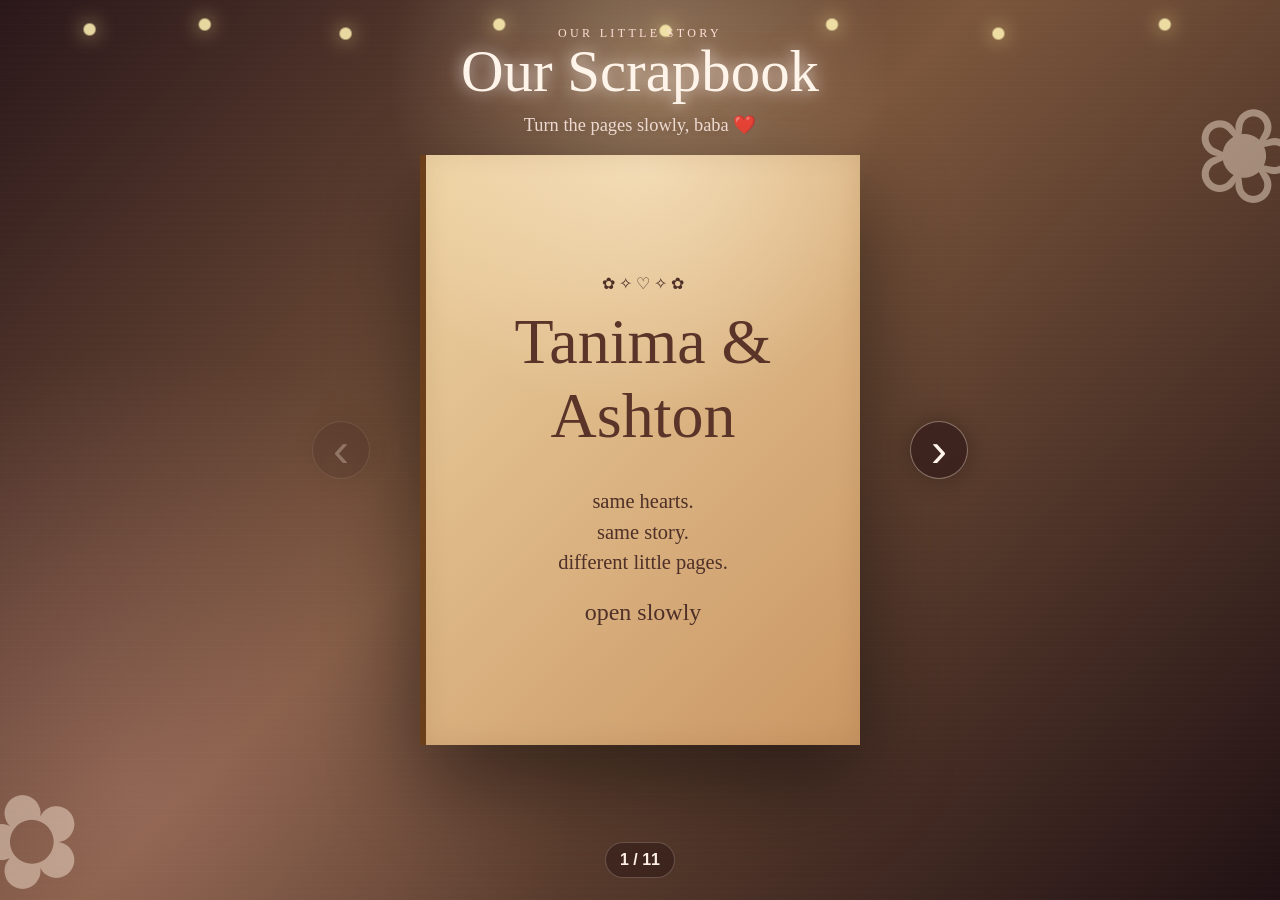
<file: scrapbook.html>
<!DOCTYPE html><html lang="en"><head><meta charset="UTF-8"/><meta name="viewport" content="width=device-width, initial-scale=1.0, viewport-fit=cover"/><title>Our Scrapbook ❤️</title><link rel="stylesheet" href="scrapbook.css?v=bookturn1"/><link rel="stylesheet" href="cursor.css?v=1"/><link rel="icon" type="image/svg+xml" href="favicon.svg?v=2"><link rel="shortcut icon" href="favicon.svg?v=2"></head><body><main id="scrapbookUniverse"><div class="ambient-lights"></div><div class="pressed-flower flower-left">✿</div><div class="pressed-flower flower-right">❀</div><header class="scrapbook-title"><p>our little story</p><h1>Our Scrapbook</h1><span>Turn the pages slowly, baba ❤️</span></header><button id="prev-btn" class="navigation-button" type="button">‹</button><section id="book" class="book"><article id="p1" class="paper"><div class="front cover-front"><div class="front-content cover-content"><div class="cover-doodles">✿ ✧ ♡ ✧ ✿</div><h2>Tanima & Ashton</h2><p>same hearts.<br>same story.<br>different little pages.</p><small>open slowly</small></div></div><div class="back"><div class="back-content page-content"><div class="photo hero tilt-left"><img src="scrapbook-images/memory-01.jpg"></div><p class="caption">We may have been high above the ground, flying around the sky… but our hearts stayed close, tangled together like they already knew where home was.</p></div></div></article><article id="p2" class="paper"><div class="front"><div class="front-content page-content"><div class="photo wide tilt-left"><img src="scrapbook-images/memory-02.jpg"></div><p class="caption">Even while we are goofing off with a damn bamboo stick, you're still by my side swinging together.</p></div></div><div class="back"><div class="back-content page-content"><div class="photo tall tilt-right"><img src="scrapbook-images/memory-07.jpg"></div><p class="caption">The rain may be pouring but my heart warms me up because of you.</p></div></div></article><article id="p3" class="paper"><div class="front rain-page"><div class="front-content page-content"><div class="pair"><div class="photo mini tilt-left"><img src="scrapbook-images/memory-03.jpg"></div><div class="photo mini tilt-right"><img src="scrapbook-images/memory-08.jpg"></div></div><p class="caption light">Some people run from the rain. I found one of my favorite memories standing inside it with you.</p></div></div><div class="back rain-page"><div class="back-content page-content"><div class="photo tall tilt-right"><img src="scrapbook-images/memory-09.jpg"></div><p class="caption light">The night felt quiet, but my heart never really is around you.</p></div></div></article><article id="p4" class="paper"><div class="front"><div class="front-content page-content"><div class="photo square tilt-right"><img src="scrapbook-images/memory-04.jpg"></div><p class="caption">Walking and seeing the world... We find the smallest most beautiful things together. You shape my world for the better.</p></div></div><div class="back"><div class="back-content page-content"><div class="photo wide tilt-left"><img src="scrapbook-images/memory-10.jpg"></div><p class="caption">Every ordinary moment with you somehow turns into something I want to remember.</p></div></div></article><article id="p5" class="paper"><div class="front color-page"><div class="front-content page-content"><div class="photo collage tilt-left"><img src="scrapbook-images/memory-05.jpg"></div><p class="caption">A colorful mess… and still my favorite kind of chaos.</p></div></div><div class="back color-page"><div class="back-content page-content"><div class="pair"><div class="photo mini tilt-left"><img src="scrapbook-images/memory-13.jpg"></div><div class="photo mini tilt-right"><img src="scrapbook-images/memory-19.jpg"></div></div><p class="caption">We left covered in color, but somehow you still outshined all of it.</p></div></div></article><article id="p6" class="paper"><div class="front elegant-page"><div class="front-content page-content"><div class="photo wide tilt-left"><img src="scrapbook-images/memory-11.jpg"></div><p class="caption">You looked like the kind of moment people write love stories about.</p></div></div><div class="back elegant-page"><div class="back-content page-content"><div class="photo wide tilt-left"><img src="scrapbook-images/memory-17.jpg"></div><p class="caption">The moment I fell in love even harder, looking at how my life is absolutely perfect with you. And the flower is still not as gorgeous as you.</p></div></div></article><article id="p7" class="paper"><div class="front"><div class="front-content page-content"><div class="photo tall tilt-right"><img src="scrapbook-images/memory-12.jpg"></div><p class="caption">I gave you something small, but the meaning behind it was bigger than I knew how to say.</p></div></div><div class="back"><div class="back-content page-content"><div class="photo wide tilt-left"><img src="scrapbook-images/memory-18.jpg"></div><p class="caption">I swear there are moments where I look at you and forget how to speak.</p></div></div></article><article id="p8" class="paper"><div class="front sunset-page"><div class="front-content page-content"><div class="photo wide tilt-left"><img src="scrapbook-images/memory-06.jpg"></div><p class="caption">Laying around and doing nothing still is my favorite part just because it's with you and that's what matters the most.</p></div></div><div class="back sunset-page"><div class="back-content page-content"><div class="photo wide tilt-left"><img src="scrapbook-images/memory-16.jpg"></div><p class="caption">If I could keep one second safe forever, I think I would hide it right here.</p></div></div></article><article id="p9" class="paper"><div class="front"><div class="front-content page-content"><div class="photo wide tilt-left"><img src="scrapbook-images/memory-20.jpg"></div><p class="caption">I love that we can be silly, tired, messy, quiet, or happy… and it still feels like us.</p></div></div><div class="back"><div class="back-content page-content"><div class="photo tall tilt-right"><img src="scrapbook-images/memory-15.jpg"></div><p class="caption">Even the simplest days became pages I would never tear out.</p></div></div></article><article id="p10" class="paper"><div class="front"><div class="front-content page-content"><div class="photo wide tilt-left"><img src="scrapbook-images/memory-14.jpg"></div><p class="caption">You became my favorite chapter before I even realized I was writing one.</p></div></div><div class="back final-page"><div class="back-content final-content"><div class="photo final-memory"><img src="scrapbook-images/memory-marriage.jpg" alt="When we marry scrapbook memory"></div><h2>same moment.</h2><h3>someday reversed.</h3><p>One day, when we marry, I want to make the exact same kind of photo again… but this time, with the whole world knowing you are mine and I am yours.</p><div class="final-buttons"><a href="index.html?duckReturn=1">Back to the video/jokes page ❤️</a></div><p class="walmart-joke">“This isn't a Walmart?!?”<span>This is a Scrapbook silly 💕</span></p></div></div></article></section><button id="next-btn" class="navigation-button" type="button">›</button><div class="page-count"><span id="currentPage">1</span> / 11</div></main><script src="scrapbook.js?v=bookturn1"></script></body></html>
</file>
<file: style.css>
*{box-sizing:border-box}
html,body{
  margin:0;
  min-height:100%;
  background:#000;
  color:white;
  font-family:-apple-system,BlinkMacSystemFont,"Segoe UI",Arial,sans-serif;
  overflow-x:hidden;
}
.hidden{display:none!important}

/* INTRO */
.intro-screen{
  min-height:100vh;
  position:relative;
  overflow:hidden;
  display:grid;
  place-items:center;
  padding:26px 16px;
  background:
    radial-gradient(circle at 50% 18%, rgba(255,31,139,.35), transparent 26%),
    radial-gradient(circle at 50% 90%, rgba(255,0,125,.45), transparent 38%),
    linear-gradient(180deg,#150010 0%,#050008 55%,#000 100%);
}
.intro-screen::before{
  content:"⚡ ⚡ ⚡ ⚡ ⚡ ⚡ ⚡ ⚡";
  position:absolute;
  inset:0;
  font-size:28px;
  opacity:.14;
  letter-spacing:70px;
  animation:lightningFloat 12s linear infinite;
}
@keyframes lightningFloat{from{transform:translateY(100vh)}to{transform:translateY(-120vh)}}
.stars::before{
  content:"";
  position:absolute;
  inset:0;
  background-image:
    radial-gradient(circle,rgba(255,255,255,.9) 1px,transparent 1.4px),
    radial-gradient(circle,rgba(255,80,180,.8) 1px,transparent 1.6px);
  background-size:42px 42px,72px 72px;
  opacity:.28;
  animation:shimmer 7s linear infinite;
}
@keyframes shimmer{0%,100%{opacity:.22}50%{opacity:.42}}
.intro-content{
  position:relative;
  z-index:2;
  width:min(920px,100%);
  text-align:center;
}
.intro-content h2{
  margin:0;
  font-family:"Brush Script MT","Segoe Script",cursive;
  font-size:clamp(3rem,11vw,7rem);
  font-weight:400;
  text-shadow:0 0 12px #ff50b4,0 0 34px #ff0078,0 0 80px rgba(255,0,120,.55);
}
.intro-content h1{
  margin:-8px 0 8px;
  font-family:"Brush Script MT","Segoe Script",cursive;
  font-size:clamp(4.6rem,18vw,11rem);
  font-weight:400;
  line-height:.9;
  text-shadow:0 0 14px #ff50b4,0 0 42px #ff0082,0 0 90px rgba(255,0,150,.55);
}
.tagline,.small-quote{
  text-transform:uppercase;
  letter-spacing:.28em;
  font-size:clamp(.72rem,2.3vw,1.05rem);
  color:#ffd2ea;
  text-shadow:0 0 14px rgba(255,78,170,.85);
}
.quote{
  margin:20px auto 12px;
  max-width:640px;
  font-size:clamp(1.08rem,4vw,1.65rem);
  line-height:1.38;
  color:#fff6fb;
}
.infinity{
  font-size:clamp(2.4rem,8vw,4.5rem);
  color:#ffd5ed;
  text-shadow:0 0 24px #ff50aa;
}
.break-text{
  font-size:clamp(1.2rem,4vw,2rem);
  text-shadow:0 0 20px #ff50aa;
}
.bolt-button{
  width:clamp(130px,34vw,230px);
  height:clamp(130px,34vw,230px);
  border-radius:50%;
  border:2px solid rgba(255,175,225,.95);
  color:white;
  background:radial-gradient(circle,rgba(255,255,255,.92),rgba(255,0,140,.5) 18%,rgba(85,0,65,.35) 55%,rgba(255,0,150,.08));
  font-size:clamp(4.2rem,15vw,9rem);
  cursor:pointer;
  box-shadow:0 0 24px white,0 0 55px #ff00a0,0 0 110px rgba(255,0,160,.75);
  animation:pulseBolt 1.5s ease-in-out infinite;
}
@keyframes pulseBolt{0%,100%{transform:scale(1)}50%{transform:scale(1.06);filter:brightness(1.35)}}
.tap-text{
  margin:16px 0 0;
  font-family:"Brush Script MT","Segoe Script",cursive;
  font-size:clamp(1.8rem,7vw,4rem);
  line-height:1.05;
  text-shadow:0 0 12px #ff50b4,0 0 36px #ff008c;
}
.tap-text span{font-size:.42em;opacity:.85}
.balloons{
  position:absolute;
  z-index:1;
  font-size:clamp(3rem,14vw,8rem);
  opacity:.72;
  filter:drop-shadow(0 0 22px rgba(255,0,140,.9));
  animation:float 4s ease-in-out infinite;
}
.balloon-left{left:4%;top:10%}.balloon-right{right:5%;top:12%;animation-delay:-1s}
.balloon-bottom-left{left:7%;bottom:8%;animation-delay:-2s}.balloon-bottom-right{right:8%;bottom:10%;animation-delay:-3s}
@keyframes float{0%,100%{transform:translateY(0) rotate(-4deg)}50%{transform:translateY(-18px) rotate(4deg)}}

/* TIMELINE */
.timeline{
  min-height:100vh;
  position:fixed;
  inset:0;
  z-index:9999;
  display:grid;
  place-items:center;
  text-align:center;
  background:radial-gradient(circle at center,rgba(255,255,255,.12),rgba(0,0,0,.96)),linear-gradient(180deg,#0f0018,#000);
  overflow:hidden;
}
.timeline-stars{
  position:absolute;
  inset:-200px;
  background-image:
    radial-gradient(circle,rgba(255,255,255,.95) 1px,transparent 1.6px),
    radial-gradient(circle,rgba(255,0,160,.8) 1px,transparent 1.8px);
  background-size:45px 45px,75px 75px;
  opacity:.45;
  animation:driftStars 10s linear infinite;
}
@keyframes driftStars{from{transform:translateY(0)}to{transform:translateY(-120px)}}
.timeline h2{
  position:relative;
  z-index:2;
  font-size:clamp(2rem,7vw,4rem);
  text-shadow:0 0 24px #ff00a0;
}
.timeline p{
  position:relative;
  z-index:2;
  margin-top:140px;
  font-size:clamp(1.8rem,6vw,3.3rem);
  color:#ffd7ef;
  text-shadow:0 0 18px #ff00a0;
}

/* VIDEO PAGE */
.video-page{
  min-height:100vh;
  background:radial-gradient(circle at top,#3a1426 0%,#09060a 55%,#000 100%);
}
.page{
  min-height:100vh;
  display:grid;
  place-items:center;
  padding:24px 14px;
}
.card{
  width:min(960px,100%);
  text-align:center;
  padding:20px 12px 28px;
  position:relative;
  z-index:2;
}
.video-title{
  margin:0 0 8px;
  font-size:clamp(2.4rem,8vw,5.4rem);
  line-height:1;
  letter-spacing:-.04em;
  text-shadow:0 0 16px rgba(255,144,185,.9),0 0 34px rgba(255,75,135,.7),0 0 60px rgba(255,20,100,.35);
}
.subtitle{margin:0 0 18px;opacity:.9;font-size:clamp(1rem,3vw,1.4rem)}
.video-wrap{
  position:relative;
  width:min(520px,100%);
  margin:0 auto;
  border-radius:28px;
  overflow:hidden;
  box-shadow:0 0 0 2px rgba(255,255,255,.12),0 18px 60px rgba(0,0,0,.65),0 0 50px rgba(255,73,137,.35);
  background:#000;
}
video{width:100%;display:block;background:#000}
.start-btn{
  position:absolute;
  inset:0;
  border:0;
  background:linear-gradient(rgba(0,0,0,.15),rgba(0,0,0,.65)),radial-gradient(circle,rgba(255,95,155,.35),rgba(0,0,0,.8));
  color:white;
  font-size:clamp(1.3rem,5vw,2.4rem);
  font-weight:800;
  cursor:pointer;
  text-shadow:0 0 18px white;
}
.start-btn.hidden-btn{opacity:0;pointer-events:none;transition:opacity .8s ease}
.note{margin:16px 0 0;opacity:.75}
.continue-btn{
  display:inline-block;
  margin-top:22px;
  padding:16px 28px;
  border-radius:999px;
  text-decoration:none;
  border:1px solid rgba(255,220,245,.95);
  background:linear-gradient(135deg,rgba(255,0,140,.55),rgba(255,120,200,.25));
  color:white;
  font-size:clamp(1.05rem,4vw,1.45rem);
  font-weight:900;
  box-shadow:0 0 26px rgba(255,0,160,.95),0 0 55px rgba(255,0,160,.45);
  animation:continuePulse 1.7s ease-in-out infinite;
}
@keyframes continuePulse{0%,100%{transform:scale(1)}50%{transform:scale(1.06)}}
.hearts::before,.hearts::after{
  content:"❤️ 💗 ❤️ 💞 💖";
  position:fixed;
  left:0;
  width:100%;
  font-size:28px;
  letter-spacing:36px;
  opacity:.18;
  white-space:nowrap;
  animation:floatHearts 18s linear infinite;
}
.hearts::before{top:90%}.hearts::after{top:110%;animation-delay:-8s;opacity:.12}
@keyframes floatHearts{from{transform:translateY(0) translateX(-10%)}to{transform:translateY(-140vh) translateX(10%)}}

/* ENDING PAGE */
.ending-body{background:#000;overflow:hidden}
.ending-page{
  min-height:100vh;
  position:relative;
  display:grid;
  place-items:center;
  overflow:hidden;
  background:
    radial-gradient(circle at center, rgba(255,98,180,.28), rgba(0,0,0,.92) 55%),
    linear-gradient(180deg,#160010 0%,#000 100%);
}
.flower-bg{
  position:absolute;
  inset:auto 0 -20px 0;
  min-height:80vh;
  display:flex;
  flex-wrap:wrap;
  align-content:flex-end;
  justify-content:space-around;
  gap:8px;
  padding:30px 8px;
}
.flower-bg span{
  font-size:clamp(3.6rem,11vw,8rem);
  opacity:0;
  transform:translateY(240px) scale(.25) rotate(-8deg);
  animation:flowerBloom 2.4s ease forwards;
  filter:drop-shadow(0 0 22px rgba(255,90,170,.95));
}
.flower-bg span:nth-child(2){animation-delay:.15s}.flower-bg span:nth-child(3){animation-delay:.30s}
.flower-bg span:nth-child(4){animation-delay:.45s}.flower-bg span:nth-child(5){animation-delay:.60s}
.flower-bg span:nth-child(6){animation-delay:.75s}.flower-bg span:nth-child(7){animation-delay:.90s}
.flower-bg span:nth-child(8){animation-delay:1.05s}.flower-bg span:nth-child(9){animation-delay:1.20s}
.flower-bg span:nth-child(10){animation-delay:1.35s}.flower-bg span:nth-child(11){animation-delay:1.5s}
.flower-bg span:nth-child(12){animation-delay:1.65s}.flower-bg span:nth-child(13){animation-delay:1.8s}
.flower-bg span:nth-child(14){animation-delay:1.95s}.flower-bg span:nth-child(15){animation-delay:2.1s}
@keyframes flowerBloom{to{opacity:1;transform:translateY(0) scale(1) rotate(0)}}
.ending-message{
  position:relative;
  z-index:2;
  text-align:center;
  padding:22px;
  width:min(900px,96%);
}
.ending-message h1{
  margin:0 0 12px;
  font-size:clamp(2.6rem,10vw,6rem);
  line-height:1;
  text-shadow:0 0 18px #ffb4e1,0 0 45px #ff00a0,0 0 90px rgba(255,0,160,.65);
}
.ending-message p{
  margin:8px 0;
  font-size:clamp(1.05rem,4vw,1.55rem);
  color:#ffe2f2;
  text-shadow:0 0 14px rgba(255,0,150,.9);
}
.replay-btn{
  display:inline-block;
  margin-top:26px;
  padding:16px 28px;
  border-radius:999px;
  text-decoration:none;
  border:1px solid rgba(255,220,245,.95);
  background:linear-gradient(135deg,rgba(255,0,140,.55),rgba(255,120,200,.24));
  color:white;
  font-size:clamp(1rem,3.6vw,1.35rem);
  font-weight:900;
  box-shadow:0 0 26px rgba(255,0,160,.95),inset 0 0 14px rgba(255,255,255,.12);
  animation:continuePulse 1.7s ease-in-out infinite;
}


/* Transition text fixed + centered */
.timeline{
  place-items:center !important;
  text-align:center !important;
}

.timeline-box{
  position:relative;
  z-index:2;
  display:flex;
  flex-direction:column;
  align-items:center;
  justify-content:center;
  width:min(900px,94%);
  min-height:260px;
}

.timeline h2{
  margin:0 0 26px !important;
}

.timeline p{
  margin:0 !important;
  transition:opacity .8s ease, transform .8s ease;
}

.found-hidden{
  opacity:0;
  transform:translateY(14px);
}

.found-show{
  opacity:1 !important;
  transform:translateY(0) !important;
}


/* Behind the scenes button */
.ending-buttons{
  display:flex;
  flex-direction:column;
  align-items:center;
  gap:18px;
}

.bts-btn{
  opacity:0;
  transform:translateY(18px);
  transition:
    opacity 1s ease,
    transform 1s ease;
}

.bts-btn.show-bts{
  opacity:1;
  transform:translateY(0);
}

.bts-btn,
.close-bts{
  padding:14px 24px;
  border-radius:999px;
  border:1px solid rgba(255,220,245,.95);
  background:linear-gradient(135deg,rgba(255,0,140,.45),rgba(255,120,200,.2));
  color:white;
  font-size:clamp(.95rem,3vw,1.2rem);
  font-weight:800;
  cursor:pointer;
  box-shadow:
    0 0 18px rgba(255,0,160,.85),
    inset 0 0 12px rgba(255,255,255,.08);
}

/* Modal */
.bts-modal{
  position:fixed;
  inset:0;
  z-index:9999999;
  display:grid;
  place-items:center;
  background:rgba(0,0,0,.86);
  backdrop-filter:blur(12px);
}

.hidden-bts{
  display:none;
}

.bts-content{
  width:min(950px,92%);
  max-height:88vh;
  overflow:auto;
  border-radius:26px;
  padding:28px;
  background:
    radial-gradient(circle at top, rgba(255,0,160,.22), rgba(0,0,0,.92)),
    linear-gradient(180deg,#170012,#020003);
  border:1px solid rgba(255,255,255,.12);
  box-shadow:
    0 0 45px rgba(255,0,160,.4),
    0 0 120px rgba(255,0,160,.18);
}

.bts-content h2{
  margin-top:0;
  font-size:clamp(2rem,7vw,4rem);
  text-align:center;
  text-shadow:
    0 0 18px rgba(255,255,255,.9),
    0 0 45px rgba(255,0,160,1);
}

.bts-content p{
  text-align:center;
  font-size:clamp(1rem,3vw,1.35rem);
  color:#ffe4f4;
}

.code-window{
  margin-top:22px;
  border-radius:18px;
  overflow:auto;
  background:#050505;
  border:1px solid rgba(255,255,255,.08);
  box-shadow:inset 0 0 25px rgba(255,255,255,.04);
}

.code-window pre{
  margin:0;
  padding:24px;
  color:#ffb7dd;
  font-size:.95rem;
  line-height:1.7;
  white-space:pre-wrap;
}


#actualCode{
  color:#ffb7dd;
  font-size:.78rem;
  line-height:1.45;
  text-align:left;
  max-height:55vh;
  overflow:auto;
  white-space:pre-wrap;
}


.handmade-line{
  margin-top:18px;
  margin-bottom:10px;
  text-align:center;
  font-size:clamp(1rem,3vw,1.35rem);
  color:#ffe4f4;
  text-shadow:
    0 0 12px rgba(255,255,255,0.7),
    0 0 28px rgba(255,0,160,0.8);
  line-height:1.6;
}


.scan-log{
  margin-top:8px;
  margin-bottom:30px;
  min-height:140px;
  display:flex;
  flex-direction:column;
  align-items:center;
  justify-content:center;
  gap:10px;
}

.scan-line{
  margin:0;
  font-size:clamp(1rem,3.2vw,1.4rem) !important;
  color:#ffd9ef !important;
  letter-spacing:.08em;
  text-shadow:0 0 12px rgba(255,0,160,.85);
  transition:
    opacity .7s ease,
    transform .7s ease;
}

.hidden-line{
  opacity:0;
  transform:translateY(10px);
}

.show-line{
  opacity:1;
  transform:translateY(0);
}


/* SUPER OBVIOUS CONSTELLATION TRANSITION FIX */
.timeline{
  position:fixed !important;
  inset:0 !important;
  z-index:9999999 !important;
  display:grid !important;
  place-items:center !important;
  text-align:center !important;
  background:
    radial-gradient(circle at center, rgba(255, 80, 180, 0.16), rgba(0,0,0,0.98) 62%),
    linear-gradient(180deg, #160024 0%, #000 100%) !important;
  overflow:hidden !important;
}

.timeline.hidden{
  display:none !important;
}

.timeline-stars{
  position:absolute !important;
  inset:-200px !important;
  background-image:
    radial-gradient(circle, rgba(255,255,255,1) 1px, transparent 1.8px),
    radial-gradient(circle, rgba(255,0,160,.9) 1px, transparent 2px),
    radial-gradient(circle, rgba(115,220,255,.75) 1px, transparent 1.7px) !important;
  background-size:38px 38px, 68px 68px, 110px 110px !important;
  opacity:.55 !important;
  animation:driftStars 11s linear infinite !important;
}

.constellation-map{
  position:absolute;
  inset:0;
  width:100%;
  height:100%;
  z-index:1;
  opacity:.95;
  filter: drop-shadow(0 0 16px rgba(255, 70, 180, .9));
  animation: constellationFloat 8s ease-in-out infinite;
}

.constellation line,
.constellation path{
  fill:none;
  stroke:rgba(255, 210, 240, .86);
  stroke-width:3;
  stroke-linecap:round;
  stroke-dasharray:12 14;
  animation: constellationDash 3.2s linear infinite;
}

.constellation circle{
  fill:white;
  stroke:rgba(255, 0, 170, .95);
  stroke-width:3;
  filter: drop-shadow(0 0 12px rgba(255,255,255,.95));
  animation: starPulse 1.8s ease-in-out infinite;
}

.heart-constellation path{
  stroke:rgba(255, 80, 170, .95);
  stroke-width:4;
}

@keyframes constellationDash{
  from{ stroke-dashoffset:0; }
  to{ stroke-dashoffset:-52; }
}

@keyframes constellationFloat{
  0%,100%{ transform:scale(1) rotate(0deg); opacity:.86; }
  50%{ transform:scale(1.035) rotate(.4deg); opacity:1; }
}

@keyframes starPulse{
  0%,100%{ transform:scale(1); opacity:.7; }
  50%{ transform:scale(1.35); opacity:1; }
}

.timeline-box{
  position:relative !important;
  z-index:3 !important;
  width:min(900px,94%) !important;
  min-height:430px !important;
  display:flex !important;
  flex-direction:column !important;
  align-items:center !important;
  justify-content:center !important;
  padding:24px !important;
  border-radius:32px !important;
  background:rgba(0,0,0,.18) !important;
  backdrop-filter:blur(2px) !important;
}

#timelineTitle{
  margin:0 0 28px !important;
  font-size:clamp(2rem,7vw,4.2rem) !important;
  text-shadow:
    0 0 18px rgba(255,255,255,.9),
    0 0 36px rgba(255,0,160,1),
    0 0 80px rgba(255,0,160,.55) !important;
}

.scan-log{
  margin-top:8px !important;
  margin-bottom:30px !important;
  min-height:150px !important;
  display:flex !important;
  flex-direction:column !important;
  align-items:center !important;
  justify-content:center !important;
  gap:12px !important;
}

.scan-line{
  margin:0 !important;
  font-size:clamp(1rem,3.2vw,1.45rem) !important;
  color:#ffd9ef !important;
  letter-spacing:.08em !important;
  text-shadow:0 0 14px rgba(255,0,160,1) !important;
  transition:opacity .7s ease, transform .7s ease !important;
}

.hidden-line{
  opacity:0 !important;
  transform:translateY(10px) !important;
}

.show-line{
  opacity:1 !important;
  transform:translateY(0) !important;
}

#foundText{
  margin-top:18px !important;
  font-size:clamp(1.9rem,6vw,3.7rem) !important;
  color:#ffd7ef !important;
  text-shadow:
    0 0 18px rgba(255,255,255,.9),
    0 0 35px rgba(255,0,160,1),
    0 0 75px rgba(255,0,160,.65) !important;
  transition:opacity .8s ease, transform .8s ease !important;
}

.found-hidden{
  opacity:0 !important;
  transform:translateY(14px) !important;
}

.found-show{
  opacity:1 !important;
  transform:translateY(0) !important;
}


/* =========================================================
   FULL MEMORY UNIVERSE PAGE - RELIABLE GITHUB PAGES VERSION
========================================================= */

.memory-body{
  margin:0;
  min-height:100vh;
  background:#000;
  overflow:hidden;
  color:white;
  font-family:-apple-system,BlinkMacSystemFont,"Segoe UI",Arial,sans-serif;
}

.memory-transition,
.memory-universe-page{
  position:fixed;
  inset:0;
  min-height:100vh;
  overflow:hidden;
  background:
    radial-gradient(circle at center, rgba(255,70,175,.18), rgba(0,0,0,.98) 62%),
    linear-gradient(180deg,#160024,#000);
}

.memory-transition{
  z-index:99999;
  display:grid;
  place-items:center;
  transition:opacity 1.2s ease;
}

.fade-away-memory{
  opacity:0;
}

.memory-stars::before{
  content:"";
  position:absolute;
  inset:-200px;
  background-image:
    radial-gradient(circle, rgba(255,255,255,1) 1px, transparent 1.7px),
    radial-gradient(circle, rgba(255,0,160,.85) 1px, transparent 2px),
    radial-gradient(circle, rgba(120,220,255,.7) 1px, transparent 1.8px);
  background-size:42px 42px, 72px 72px, 112px 112px;
  opacity:.45;
  animation:memoryStarsMove 18s linear infinite;
}

@keyframes memoryStarsMove{
  from{ transform:translateY(0); }
  to{ transform:translateY(-220px); }
}

.memory-constellations{
  position:absolute;
  inset:0;
  width:100%;
  height:100%;
  opacity:.9;
  z-index:1;
  filter:drop-shadow(0 0 18px rgba(255,80,180,.9));
  animation:memoryConstellationFloat 7s ease-in-out infinite;
}

.memory-constellations line,
.memory-constellations path{
  fill:none;
  stroke:rgba(255,220,245,.9);
  stroke-width:4;
  stroke-linecap:round;
  stroke-dasharray:12 14;
  animation:memoryDash 3s linear infinite;
}

.memory-constellations circle{
  fill:white;
  stroke:rgba(255,0,160,.95);
  stroke-width:3;
  filter:drop-shadow(0 0 13px white);
  animation:memoryStarPulse 1.7s ease-in-out infinite;
}

@keyframes memoryDash{
  from{ stroke-dashoffset:0; }
  to{ stroke-dashoffset:-52; }
}

@keyframes memoryConstellationFloat{
  0%,100%{ transform:scale(1); }
  50%{ transform:scale(1.04); }
}

@keyframes memoryStarPulse{
  0%,100%{ opacity:.65; transform:scale(1); }
  50%{ opacity:1; transform:scale(1.35); }
}

.memory-transition-box{
  position:relative;
  z-index:3;
  text-align:center;
  width:min(900px,94%);
  padding:24px;
}

.memory-transition-box h1{
  margin:0 0 34px;
  font-size:clamp(2rem,7vw,4.3rem);
  line-height:1.05;
  text-shadow:
    0 0 18px rgba(255,255,255,.9),
    0 0 36px rgba(255,0,160,1),
    0 0 80px rgba(255,0,160,.55);
}

.memory-scan{
  opacity:0;
  margin:12px 0;
  font-size:clamp(1rem,3.2vw,1.45rem);
  color:#ffd9ef;
  letter-spacing:.08em;
  text-shadow:0 0 14px rgba(255,0,160,1);
}

.line1{ animation:memoryScanLine .8s ease forwards; animation-delay:.8s; }
.line2{ animation:memoryScanLine .8s ease forwards; animation-delay:1.5s; }
.line3{ animation:memoryScanLine .8s ease forwards; animation-delay:2.2s; }

.memory-found{
  opacity:0;
  margin-top:30px;
  font-size:clamp(1.9rem,6vw,3.7rem);
  color:#ffd7ef;
  text-shadow:
    0 0 18px rgba(255,255,255,.9),
    0 0 35px rgba(255,0,160,1),
    0 0 75px rgba(255,0,160,.65);
  animation:memoryFoundAppear 1s ease forwards;
  animation-delay:3.7s;
}

@keyframes memoryScanLine{
  to{ opacity:1; transform:translateY(0); }
}

@keyframes memoryFoundAppear{
  from{ opacity:0; transform:translateY(16px); }
  to{ opacity:1; transform:translateY(0); }
}

.hidden-memory{
  display:none !important;
}

.memory-universe-page{
  z-index:99998;
}

.memory-message{
  position:absolute;
  top:6%;
  left:0;
  width:100%;
  text-align:center;
  z-index:4;
  padding:0 16px;
}

.memory-message h1{
  margin:0 0 14px;
  font-size:clamp(1.8rem,6vw,3.5rem);
  text-shadow:0 0 22px rgba(255,0,160,.9);
}

.memory-message p{
  margin:8px 0;
  font-size:clamp(1.15rem,4vw,2rem);
  color:#ffe1f3;
  text-shadow:0 0 16px rgba(255,0,160,.85);
}

.memory-container{
  position:absolute;
  inset:0;
  z-index:2;
}

.floating-memory{
  position:absolute;
  width:clamp(130px,25vw,260px);
  border-radius:22px;
  object-fit:cover;
  box-shadow:
    0 0 0 2px rgba(255,255,255,.18),
    0 0 28px rgba(255,80,180,.72),
    0 20px 55px rgba(0,0,0,.6);
  opacity:0;
  animation:
    memoryPhotoAppear 2s ease forwards,
    memoryPhotoFloat 8s ease-in-out infinite;
}

@keyframes memoryPhotoAppear{
  from{ opacity:0; transform:translateY(40px) scale(.88) rotate(-3deg); }
  to{ opacity:1; transform:translateY(0) scale(1) rotate(0deg); }
}

@keyframes memoryPhotoFloat{
  0%,100%{ translate:0 0; }
  50%{ translate:0 -18px; }
}

.memory-pos-1{ left:6%; top:27%; animation-delay:0s, 0s; }
.memory-pos-2{ right:7%; top:22%; animation-delay:0s, .3s; }
.memory-pos-3{ left:35%; top:34%; animation-delay:0s, .6s; }
.memory-pos-4{ left:9%; bottom:14%; animation-delay:0s, .9s; }
.memory-pos-5{ right:9%; bottom:12%; animation-delay:0s, 1.2s; }
.memory-pos-6{ left:42%; bottom:8%; animation-delay:0s, 1.5s; }
.memory-pos-7{ left:23%; top:58%; animation-delay:0s, 1.8s; }
.memory-pos-8{ right:24%; top:55%; animation-delay:0s, 2.1s; }

.memory-final{
  position:absolute;
  bottom:8%;
  left:0;
  width:100%;
  text-align:center;
  z-index:5;
  opacity:0;
  font-size:clamp(1.5rem,5.5vw,3rem);
  color:#ffd7ef;
  padding:0 16px;
  text-shadow:
    0 0 18px rgba(255,255,255,.85),
    0 0 35px rgba(255,0,160,1);
  animation:memoryFinalAppear 2s ease forwards;
  animation-delay:13s;
}

@keyframes memoryFinalAppear{
  to{ opacity:1; }
}

.restart-universe{
  position:absolute;
  left:50%;
  bottom:2.5%;
  transform:translateX(-50%);
  z-index:6;
  text-decoration:none;
  color:white;
  padding:14px 24px;
  border-radius:999px;
  border:1px solid rgba(255,220,245,.95);
  background:linear-gradient(135deg,rgba(255,0,140,.55),rgba(255,120,200,.25));
  font-size:clamp(.95rem,3.2vw,1.2rem);
  font-weight:900;
  box-shadow:
    0 0 26px rgba(255,0,160,.95),
    0 0 55px rgba(255,0,160,.45);
}

@media (max-width:700px){
  .floating-memory{
    width:clamp(105px,30vw,165px);
  }

  .memory-message{
    top:5%;
  }

  .memory-pos-3{ left:36%; top:42%; }
  .memory-pos-6{ left:38%; bottom:14%; }
}


/* =========================================================
   SUNSET UNIVERSE COLLAPSE RESTART - FULLY INTEGRATED
========================================================= */

.sunset-collapse{
  position:fixed;
  inset:0;
  z-index:999999999;
  background:#000;
  overflow:hidden;
  display:block;
}

.hidden-sunset{
  display:none !important;
}

.sunset-stars::before{
  content:"";
  position:absolute;
  inset:-200px;
  background-image:
    radial-gradient(circle, rgba(255,255,255,.9) 1px, transparent 1.7px),
    radial-gradient(circle, rgba(255,170,95,.75) 1px, transparent 2px),
    radial-gradient(circle, rgba(255,90,145,.65) 1px, transparent 1.8px);
  background-size:55px 55px, 82px 82px, 120px 120px;
  opacity:.28;
  animation:collapseStars 5.6s ease forwards;
}

@keyframes collapseStars{
  0%{
    transform:scale(1);
    opacity:.28;
  }
  65%{
    transform:scale(1.8);
    opacity:.16;
  }
  100%{
    transform:scale(2.6);
    opacity:0;
  }
}

.restarting-fate{
  position:absolute;
  left:50%;
  top:42%;
  transform:translate(-50%,-50%);
  color:white;
  font-size:clamp(1.5rem,5vw,3rem);
  letter-spacing:.08em;
  opacity:0;
  z-index:3;
  text-align:center;
  white-space:nowrap;
  text-shadow:
    0 0 20px rgba(255,210,150,.95),
    0 0 50px rgba(255,130,90,.75),
    0 0 85px rgba(255,70,130,.55);
  animation:fateAppear 2.2s ease forwards;
}

@keyframes fateAppear{
  0%{
    opacity:0;
    transform:translate(-50%,-50%) scale(.92);
  }
  100%{
    opacity:1;
    transform:translate(-50%,-50%) scale(1);
  }
}

.sunset-core{
  position:absolute;
  left:50%;
  top:50%;
  width:28px;
  height:28px;
  border-radius:50%;
  transform:translate(-50%,-50%) scale(0);
  z-index:4;
  background:
    radial-gradient(circle at center,
      rgba(255,255,255,1) 0%,
      rgba(255,232,165,1) 16%,
      rgba(255,188,90,1) 35%,
      rgba(255,125,86,1) 56%,
      rgba(255,83,130,.98) 78%,
      rgba(255,47,110,.88) 100%);
  box-shadow:
    0 0 35px rgba(255,255,255,.98),
    0 0 85px rgba(255,210,120,.98),
    0 0 170px rgba(255,130,85,.82),
    0 0 280px rgba(255,70,130,.62);
  animation:sunsetExpand 2.55s cubic-bezier(.12,.84,.32,1) forwards;
  animation-delay:2.65s;
}

@keyframes sunsetExpand{
  0%{
    transform:translate(-50%,-50%) scale(0);
    opacity:0;
  }
  12%{
    opacity:1;
    transform:translate(-50%,-50%) scale(1.2);
  }
  34%{
    transform:translate(-50%,-50%) scale(7);
  }
  68%{
    transform:translate(-50%,-50%) scale(45);
  }
  100%{
    transform:translate(-50%,-50%) scale(135);
    opacity:1;
  }
}

.restart-universe{
  cursor:pointer;
  border:1px solid rgba(255,220,245,.95);
}


/* =========================================================
   HD SUNSET RESTART UPGRADE + MEMORY DISSOLVE
========================================================= */

.memory-fade-curtain{
  position:fixed;
  inset:0;
  z-index:99999990;
  pointer-events:none;
  background:
    radial-gradient(circle at center, rgba(255,120,185,0.10), rgba(0,0,0,0.82) 62%, rgba(0,0,0,0.96) 100%);
  opacity:0;
  transition:opacity 2.8s ease;
}

.memory-fade-curtain.fade-in-curtain{
  opacity:1;
}

.sunset-collapse{
  background:
    radial-gradient(circle at center, rgba(70,18,10,.25), rgba(0,0,0,1) 68%),
    #000 !important;
}

.sunset-aura{
  position:absolute;
  left:50%;
  top:50%;
  width:34vmin;
  height:34vmin;
  border-radius:50%;
  transform:translate(-50%,-50%) scale(0);
  z-index:3;
  background:
    radial-gradient(circle,
      rgba(255,255,255,.75) 0%,
      rgba(255,228,165,.55) 18%,
      rgba(255,160,85,.38) 38%,
      rgba(255,86,130,.26) 62%,
      transparent 76%);
  filter:blur(18px);
  opacity:0;
  animation:sunsetAuraBloom 3.4s ease forwards;
  animation-delay:2.1s;
}

@keyframes sunsetAuraBloom{
  0%{
    opacity:0;
    transform:translate(-50%,-50%) scale(.1);
  }
  45%{
    opacity:1;
    transform:translate(-50%,-50%) scale(1.2);
  }
  100%{
    opacity:1;
    transform:translate(-50%,-50%) scale(8);
  }
}

.sunset-ring{
  position:absolute;
  left:50%;
  top:50%;
  width:70px;
  height:70px;
  border-radius:50%;
  transform:translate(-50%,-50%) scale(0);
  z-index:5;
  opacity:0;
  border:2px solid rgba(255,235,190,.9);
  box-shadow:
    0 0 24px rgba(255,255,255,.9),
    0 0 55px rgba(255,190,90,.85),
    0 0 90px rgba(255,90,140,.65);
}

.ring-one{
  animation:sunsetRingBurst 2.4s cubic-bezier(.12,.84,.32,1) forwards;
  animation-delay:2.5s;
}

.ring-two{
  border-color:rgba(255,118,150,.8);
  animation:sunsetRingBurst 2.7s cubic-bezier(.12,.84,.32,1) forwards;
  animation-delay:2.75s;
}

@keyframes sunsetRingBurst{
  0%{
    opacity:0;
    transform:translate(-50%,-50%) scale(.1);
  }
  15%{
    opacity:1;
  }
  80%{
    opacity:.75;
  }
  100%{
    opacity:0;
    transform:translate(-50%,-50%) scale(28);
  }
}

.sunset-core{
  width:38px !important;
  height:38px !important;
  background:
    radial-gradient(circle at 42% 38%,
      rgba(255,255,255,1) 0%,
      rgba(255,250,225,1) 10%,
      rgba(255,230,150,1) 22%,
      rgba(255,184,85,1) 39%,
      rgba(255,120,82,1) 58%,
      rgba(255,76,135,.98) 76%,
      rgba(165,44,110,.9) 100%) !important;
  box-shadow:
    0 0 26px rgba(255,255,255,1),
    0 0 65px rgba(255,228,145,1),
    0 0 130px rgba(255,160,75,.95),
    0 0 230px rgba(255,88,125,.78),
    0 0 340px rgba(255,48,140,.50) !important;
  filter:saturate(1.25) contrast(1.08);
  animation:sunsetExpandHD 2.75s cubic-bezier(.10,.86,.25,1) forwards !important;
  animation-delay:2.85s !important;
}

@keyframes sunsetExpandHD{
  0%{
    transform:translate(-50%,-50%) scale(0);
    opacity:0;
    filter:saturate(1.25) contrast(1.08) blur(0px);
  }
  12%{
    opacity:1;
    transform:translate(-50%,-50%) scale(1.15);
  }
  28%{
    transform:translate(-50%,-50%) scale(4.5);
    filter:saturate(1.35) contrast(1.12) blur(.2px);
  }
  58%{
    transform:translate(-50%,-50%) scale(34);
    filter:saturate(1.45) contrast(1.16) blur(.5px);
  }
  100%{
    transform:translate(-50%,-50%) scale(155);
    opacity:1;
    filter:saturate(1.5) contrast(1.2) blur(.8px);
  }
}

.sunset-stars::before{
  background-image:
    radial-gradient(circle, rgba(255,255,255,1) 1px, transparent 1.7px),
    radial-gradient(circle, rgba(255,205,115,.9) 1px, transparent 2px),
    radial-gradient(circle, rgba(255,85,145,.75) 1px, transparent 1.8px) !important;
  animation:collapseStarsHD 5.8s ease forwards !important;
}

@keyframes collapseStarsHD{
  0%{
    transform:scale(1) rotate(0deg);
    opacity:.32;
    filter:blur(0);
  }
  55%{
    transform:scale(1.55) rotate(2deg);
    opacity:.20;
    filter:blur(1px);
  }
  100%{
    transform:scale(2.8) rotate(5deg);
    opacity:0;
    filter:blur(5px);
  }
}


/* =========================================================
   FINAL SUNSET HEARTBEAT RESTART
   detailed orb -> shrink -> heartbeat -> birthday fade-in
========================================================= */

.birthday-fade-overlay{
  position:fixed;
  inset:0;
  z-index:999999999;
  background:#000;
  opacity:1;
  pointer-events:none;
  transition:opacity 2.2s ease;
}

.birthday-fade-overlay.fade-away-birthday{
  opacity:0;
}

.hidden-fade{
  display:none !important;
}

/* Reset/override older portal pieces */
.sunset-aura,
.sunset-ring,
.sunset-core{
  display:none !important;
}

.sunset-collapse{
  position:fixed !important;
  inset:0 !important;
  z-index:999999999 !important;
  overflow:hidden !important;
  background:#000 !important;
}

.hidden-sunset{
  display:none !important;
}

.sunset-stars::before{
  content:"";
  position:absolute;
  inset:-200px;
  background-image:
    radial-gradient(circle, rgba(255,255,255,1) 1px, transparent 1.7px),
    radial-gradient(circle, rgba(255,190,95,.85) 1px, transparent 2px),
    radial-gradient(circle, rgba(255,90,150,.75) 1px, transparent 1.8px);
  background-size:55px 55px, 84px 84px, 125px 125px;
  opacity:.28;
  animation:finalStarsCollapse 7.2s ease forwards;
}

@keyframes finalStarsCollapse{
  0%{
    transform:scale(1) rotate(0deg);
    opacity:.3;
    filter:blur(0px);
  }
  55%{
    transform:scale(1.45) rotate(2deg);
    opacity:.18;
    filter:blur(1px);
  }
  100%{
    transform:scale(2.4) rotate(5deg);
    opacity:0;
    filter:blur(5px);
  }
}

.restarting-fate{
  position:absolute !important;
  left:50% !important;
  top:38% !important;
  transform:translate(-50%,-50%) !important;
  color:white !important;
  font-size:clamp(1.45rem,5vw,3rem) !important;
  letter-spacing:.08em !important;
  opacity:0 !important;
  z-index:10 !important;
  text-align:center !important;
  white-space:nowrap !important;
  text-shadow:
    0 0 18px rgba(255,255,255,.85),
    0 0 45px rgba(255,170,95,.9),
    0 0 90px rgba(255,80,140,.65) !important;
  animation:finalFateText 5.8s ease forwards !important;
}

@keyframes finalFateText{
  0%{ opacity:0; transform:translate(-50%,-50%) scale(.94); }
  22%{ opacity:1; transform:translate(-50%,-50%) scale(1); }
  70%{ opacity:1; transform:translate(-50%,-50%) scale(1); }
  100%{ opacity:0; transform:translate(-50%,-50%) scale(.98); }
}

.sunset-portal{
  position:absolute;
  inset:0;
  z-index:9;
  display:grid;
  place-items:center;
}

.sunset-orb{
  position:relative;
  width:clamp(96px, 20vmin, 210px);
  height:clamp(96px, 20vmin, 210px);
  border-radius:50%;
  transform:scale(0);
  opacity:0;
  animation:finalSunsetOrbJourney 7.2s cubic-bezier(.14,.82,.24,1) forwards;
}

/* crisp detailed center */
.sunset-orb-core{
  position:absolute;
  inset:0;
  border-radius:50%;
  background:
    radial-gradient(circle at 38% 34%,
      rgba(255,255,255,1) 0%,
      rgba(255,252,228,1) 8%,
      rgba(255,231,145,1) 19%,
      rgba(255,184,78,1) 35%,
      rgba(255,122,73,1) 54%,
      rgba(255,73,130,1) 74%,
      rgba(145,38,110,1) 100%);
  box-shadow:
    inset -18px -18px 32px rgba(80,15,70,.34),
    inset 14px 12px 28px rgba(255,255,255,.28),
    0 0 24px rgba(255,255,255,.95),
    0 0 70px rgba(255,218,130,.95),
    0 0 130px rgba(255,138,80,.72),
    0 0 210px rgba(255,74,135,.48);
  overflow:hidden;
}

/* animated texture/highlight */
.sunset-orb-core::before{
  content:"";
  position:absolute;
  inset:-30%;
  border-radius:50%;
  background:
    conic-gradient(from 20deg,
      rgba(255,255,255,.22),
      rgba(255,210,112,.18),
      rgba(255,95,135,.18),
      rgba(255,180,75,.16),
      rgba(255,255,255,.22));
  animation:orbSurfaceMove 4s linear infinite;
  mix-blend-mode:screen;
  opacity:.55;
}

.sunset-orb-core::after{
  content:"";
  position:absolute;
  inset:10%;
  border-radius:50%;
  border:1.5px solid rgba(255,255,255,.28);
  box-shadow:
    0 0 18px rgba(255,255,255,.45),
    inset 0 0 18px rgba(255,255,255,.16);
}

@keyframes orbSurfaceMove{
  from{ transform:rotate(0deg) scale(1.05); }
  to{ transform:rotate(360deg) scale(1.05); }
}

/* crisp ring */
.sunset-orb-ring{
  position:absolute;
  inset:-7%;
  border-radius:50%;
  border:3px solid rgba(255,232,180,.78);
  box-shadow:
    0 0 24px rgba(255,255,255,.8),
    0 0 54px rgba(255,190,80,.84),
    0 0 92px rgba(255,80,140,.55),
    inset 0 0 22px rgba(255,255,255,.28);
  animation:ringRotate 5.4s linear infinite;
}

.sunset-orb-ring::before{
  content:"";
  position:absolute;
  inset:-12%;
  border-radius:50%;
  border:1px dashed rgba(255,135,120,.65);
  animation:ringRotateReverse 7s linear infinite;
}

@keyframes ringRotate{
  from{ transform:rotate(0deg); }
  to{ transform:rotate(360deg); }
}

@keyframes ringRotateReverse{
  from{ transform:rotate(360deg); }
  to{ transform:rotate(0deg); }
}

/* soft outside glow only, not blurring the crisp orb */
.sunset-orb-aura{
  position:absolute;
  inset:-70%;
  border-radius:50%;
  background:
    radial-gradient(circle,
      rgba(255,255,255,.18) 0%,
      rgba(255,220,135,.22) 22%,
      rgba(255,132,82,.18) 42%,
      rgba(255,72,135,.15) 58%,
      transparent 76%);
  filter:blur(22px);
  z-index:-1;
  animation:auraBreath 2.2s ease-in-out infinite;
}

@keyframes auraBreath{
  0%,100%{ opacity:.75; transform:scale(.96); }
  50%{ opacity:1; transform:scale(1.08); }
}

/* Orb opens, shrinks to heartbeat dot, then disappears into fade-in */
@keyframes finalSunsetOrbJourney{
  0%{
    opacity:0;
    transform:scale(0);
  }
  12%{
    opacity:1;
    transform:scale(.85);
  }
  30%{
    opacity:1;
    transform:scale(1.45);
  }
  46%{
    opacity:1;
    transform:scale(.18);
  }
  56%{
    opacity:1;
    transform:scale(.26);
  }
  64%{
    opacity:1;
    transform:scale(.16);
  }
  72%{
    opacity:1;
    transform:scale(.25);
  }
  82%{
    opacity:1;
    transform:scale(.13);
  }
  100%{
    opacity:0;
    transform:scale(.05);
  }
}


/* =========================================================
   SAFE CAR SEQUENCE OVERLAY
   Uses isolated iframe so car CSS cannot break the main site.
========================================================= */

.car-sequence-overlay{
  position:fixed;
  inset:0;
  z-index:99999999;
  background:#000;
  overflow:hidden;
  opacity:1;
  transition:opacity 1.4s ease;
}

.car-sequence-overlay.hidden-car-sequence{
  display:none !important;
}

.car-sequence-overlay.fade-out-car-sequence{
  opacity:0;
}

#carSequenceFrame{
  width:100%;
  height:100%;
  border:0;
  display:block;
  background:#000;
}


/* =========================================================
   CUTE VIDEO PAGE ENVELOPES
========================================================= */

.card{
  position:relative !important;
}

.video-envelope{
  position:absolute;
  top:42%;
  z-index:8;
  display:flex;
  flex-direction:column;
  align-items:center;
  gap:6px;
  transform:translateY(-50%);
}

.left-envelope{
  left:clamp(2px, 3vw, 28px);
}

.right-envelope{
  right:clamp(2px, 3vw, 28px);
}

.envelope-btn{
  width:clamp(64px, 11vw, 105px);
  height:clamp(64px, 11vw, 105px);
  border-radius:24px;
  border:1px solid rgba(255,220,245,.88);
  background:
    radial-gradient(circle at center, rgba(255,255,255,.18), rgba(255,0,140,.22)),
    rgba(0,0,0,.22);
  color:white;
  font-size:clamp(2.3rem, 6vw, 4rem);
  cursor:pointer;
  display:grid;
  place-items:center;
  box-shadow:
    0 0 22px rgba(255,0,160,.85),
    0 0 55px rgba(255,0,160,.32),
    inset 0 0 16px rgba(255,255,255,.12);
  animation:envelopeFloat 2.2s ease-in-out infinite;
}

.right-envelope .envelope-btn{
  animation-delay:.7s;
}

@keyframes envelopeFloat{
  0%,100%{ transform:translateY(0) rotate(-3deg); }
  50%{ transform:translateY(-10px) rotate(3deg); }
}

.envelope-btn:hover{
  filter:brightness(1.18);
  transform:scale(1.04);
}

.envelope-opened{
  display:none;
}

.video-envelope.opened .envelope-closed{
  display:none;
}

.video-envelope.opened .envelope-opened{
  display:inline;
}

.video-envelope.opened .envelope-btn{
  animation:none;
  opacity:.82;
  box-shadow:
    0 0 16px rgba(255,255,255,.45),
    0 0 28px rgba(255,0,160,.35);
}

.envelope-label{
  margin:0;
  font-size:clamp(.72rem, 2.4vw, 1rem);
  color:#ffe2f2;
  text-align:center;
  text-shadow:0 0 12px rgba(255,0,160,.95);
  font-weight:700;
}

.joke-modal{
  position:fixed;
  inset:0;
  z-index:999999999;
  display:grid;
  place-items:center;
  background:rgba(0,0,0,.72);
  backdrop-filter:blur(10px);
  padding:20px;
}

.hidden-joke{
  display:none !important;
}

.joke-letter{
  position:relative;
  width:min(560px, 94vw);
  animation:letterPop .65s cubic-bezier(.16,.84,.36,1);
}

@keyframes letterPop{
  from{
    opacity:0;
    transform:translateY(35px) scale(.86) rotate(-2deg);
  }
  to{
    opacity:1;
    transform:translateY(0) scale(1) rotate(0);
  }
}

.letter-paper{
  border-radius:28px;
  padding:34px 26px;
  text-align:center;
  color:#4c1230;
  background:
    radial-gradient(circle at top, rgba(255,230,245,1), rgba(255,250,253,1) 45%, rgba(255,220,240,1));
  box-shadow:
    0 0 0 2px rgba(255,255,255,.55),
    0 25px 75px rgba(0,0,0,.55),
    0 0 65px rgba(255,0,160,.38);
  border:1px solid rgba(255,160,215,.75);
}

.letter-paper::before{
  content:"💗";
  display:block;
  font-size:2.5rem;
  margin-bottom:8px;
  filter:drop-shadow(0 0 8px rgba(255,0,160,.5));
}

.letter-paper h2{
  margin:0 0 14px;
  font-family:"Brush Script MT","Segoe Script",cursive;
  font-size:clamp(2.1rem, 8vw, 4rem);
  font-weight:400;
  color:#ba1971;
}

.letter-paper p{
  margin:0 auto;
  max-width:440px;
  font-size:clamp(1.05rem, 3.6vw, 1.45rem);
  line-height:1.5;
  color:#43122e;
}

.close-joke{
  position:absolute;
  top:-14px;
  right:-12px;
  width:44px;
  height:44px;
  border-radius:999px;
  border:1px solid rgba(255,255,255,.75);
  background:rgba(255,0,140,.8);
  color:white;
  font-size:2rem;
  line-height:1;
  cursor:pointer;
  box-shadow:0 0 24px rgba(255,0,160,.8);
  z-index:3;
}

@media (max-width:760px){
  .video-envelope{
    position:relative;
    top:auto;
    left:auto;
    right:auto;
    transform:none;
    display:inline-flex;
    margin:8px 12px 16px;
  }

  .left-envelope,
  .right-envelope{
    left:auto;
    right:auto;
  }

  .video-wrap{
    clear:both;
  }
}

/* Rain universe button on ending page */
.rain-btn{
  display:inline-block;
  margin-top:18px;
  padding:15px 26px;
  border-radius:999px;
  text-decoration:none;
  border:1px solid rgba(210,235,255,.95);
  background:linear-gradient(135deg,rgba(70,145,255,.48),rgba(255,120,200,.22));
  color:white;
  font-size:clamp(1rem,3.6vw,1.28rem);
  font-weight:900;
  box-shadow:
    0 0 24px rgba(90,170,255,.75),
    0 0 46px rgba(255,0,160,.30),
    inset 0 0 14px rgba(255,255,255,.12);
  animation:rainButtonPulse 2.2s ease-in-out infinite;
}

@keyframes rainButtonPulse{
  0%,100%{transform:scale(1)}
  50%{transform:scale(1.045)}
}


/* Flower garden button on ending page */
.garden-btn{
  display:block;
  width:fit-content;
  margin:14px auto 0;
  padding:15px 26px;
  border-radius:999px;
  text-decoration:none;
  border:1px solid rgba(255,225,245,.95);
  background:linear-gradient(135deg,rgba(255,0,150,.50),rgba(120,255,190,.20));
  color:white;
  font-size:clamp(1rem,3.6vw,1.28rem);
  font-weight:900;
  box-shadow:
    0 0 24px rgba(255,80,180,.70),
    0 0 44px rgba(120,255,190,.22),
    inset 0 0 14px rgba(255,255,255,.12);
  animation:gardenButtonPulse 2.2s ease-in-out infinite;
}

@keyframes gardenButtonPulse{
  0%,100%{transform:scale(1)}
  50%{transform:scale(1.045)}
}
</file>
<file: petal-fix.css>
/* REAL FIX: cherry blossom canvas stays fullscreen WITHOUT breaking video envelopes */

#petalCanvas.petal-canvas,
canvas#petalCanvas{
  position:fixed !important;
  top:0 !important;
  left:0 !important;
  right:auto !important;
  bottom:auto !important;
  width:100vw !important;
  height:100vh !important;
  max-width:none !important;
  max-height:none !important;
  display:block !important;
  z-index:3 !important;
  pointer-events:none !important;
  opacity:.88 !important;
  margin:0 !important;
  padding:0 !important;
  transform:none !important;
  background:transparent !important;
  mix-blend-mode:screen;
}

#intro,
#videoPage{
  position:relative !important;
  z-index:1 !important;
}

#intro .stars,
#intro::before{
  z-index:0 !important;
}

#intro .balloons{
  z-index:4 !important;
}

#intro .intro-content{
  position:relative !important;
  z-index:6 !important;
}

/* IMPORTANT: do NOT make .video-envelope position:relative.
   That is what broke the video page. */
#videoPage .card{
  position:relative !important;
  z-index:6 !important;
}

#videoPage .video-wrap,
#videoPage .continue-btn{
  position:relative !important;
  z-index:6 !important;
}

/* Restore the envelope layout on both sides of the video */
#videoPage .video-envelope{
  position:absolute !important;
  top:42% !important;
  transform:translateY(-50%) !important;
  z-index:8 !important;
  display:flex !important;
  flex-direction:column !important;
  align-items:center !important;
  gap:6px !important;
}

#videoPage .left-envelope{
  left:clamp(2px, 3vw, 28px) !important;
  right:auto !important;
}

#videoPage .right-envelope{
  right:clamp(2px, 3vw, 28px) !important;
  left:auto !important;
}

/* Keep hidden sections actually hidden above the petal overlay */
.hidden{
  display:none !important;
}

/* Mobile envelope layout stays stacked above video if screen is small */
@media (max-width:760px){
  #videoPage .video-envelope{
    position:relative !important;
    top:auto !important;
    left:auto !important;
    right:auto !important;
    transform:none !important;
    display:inline-flex !important;
    margin:8px 12px 16px !important;
  }

  #videoPage .left-envelope,
  #videoPage .right-envelope{
    left:auto !important;
    right:auto !important;
  }
}
</file>
<file: cursor.css>
html,
body,
button,
a,
input,
textarea,
select{
  cursor:url("custom-cursor.png") 2 1, auto !important;
}
</file>
<file: car-sequence.css>
body{
  margin:0;
  overflow:hidden;
  background:black;
  font-family:Arial,sans-serif;
}

.controls{
  position:fixed;
  top:16px;
  right:16px;
  z-index:99999;
  display:flex;
  gap:8px;
}

.controls button{
  border:1px solid rgba(255,255,255,.45);
  background:rgba(255,255,255,.14);
  color:white;
  padding:9px 13px;
  border-radius:999px;
  font-weight:800;
}

#sceneLabel{
  position:fixed;
  top:16px;
  left:16px;
  z-index:9999;
  color:white;
  opacity:.85;
  font-size:14px;
  letter-spacing:.12em;
  text-transform:uppercase;
}

.scene{
  position:fixed;
  inset:0;
  display:none;
  background:radial-gradient(circle at center, rgba(70,15,100,.45), black 72%);
}

.scene.active{
  display:block;
}

.stars::before{
  content:"";
  position:absolute;
  inset:-200px;
  background-image:
    radial-gradient(circle, rgba(255,255,255,.95) 1px, transparent 2px),
    radial-gradient(circle, rgba(255,135,210,.65) 1px, transparent 2px);
  background-size:55px 55px, 96px 96px;
  opacity:.42;
  animation:starsMove 18s linear infinite;
}

@keyframes starsMove{
  from{ transform:translateY(0); }
  to{ transform:translateY(-250px); }
}

.road{
  position:absolute;
  bottom:0;
  width:100%;
  height:28vh;
  background:linear-gradient(to bottom,#464646,#060606);
  box-shadow:0 -24px 60px rgba(255,130,190,.16);
}

.road::before{
  content:"";
  position:absolute;
  top:50%;
  width:240%;
  height:5px;
  background:repeating-linear-gradient(to right, white 0 70px, transparent 70px 140px);
  animation:roadMove 1.2s linear infinite;
}

@keyframes roadMove{
  from{ transform:translateX(0); }
  to{ transform:translateX(-140px); }
}

.neon{
  box-shadow:0 -20px 70px rgba(255,0,80,.5),0 -20px 90px rgba(0,120,255,.35);
}

.city{
  box-shadow:0 -20px 70px rgba(255,190,120,.28);
}

.car{
  position:absolute;
  left:50%;
  bottom:8vh;
  width:min(720px,88vw);
  height:auto;
  transform:translateX(-50%);
  filter:drop-shadow(0 0 18px rgba(255,255,255,.22)) drop-shadow(0 0 42px rgba(255,150,75,.45));
  overflow:visible;
  z-index:5;
}

.f1{
  width:min(840px,96vw);
  filter:drop-shadow(0 0 22px rgba(255,0,60,.7)) drop-shadow(0 0 45px rgba(0,120,255,.32));
}

.bmw{
  width:min(760px,90vw);
}

.car.drive{
  animation:drive 6.5s linear forwards;
}

@keyframes drive{
  from{
    left:-70vw;
    transform:translateX(0);
  }
  to{
    left:115vw;
    transform:translateX(0);
  }
}

.text{
  position:absolute;
  top:31%;
  width:100%;
  text-align:center;
  font-size:clamp(2rem,5vw,4.1rem);
  color:white;
  opacity:1;
  text-shadow:0 0 22px rgba(255,255,255,.68),0 0 60px rgba(255,180,120,.45),0 0 105px rgba(255,80,160,.28);
  z-index:6;
}

.text.animate{
  animation:textReveal 3.3s ease forwards;
}

@keyframes textReveal{
  from{
    opacity:0;
    filter:blur(18px);
    transform:scale(.95);
  }
  to{
    opacity:1;
    filter:blur(0);
    transform:scale(1);
  }
}

@media(max-width:700px){
  .jeep{ width:430px; bottom:10vh; }
  .f1{ width:500px; bottom:11vh; }
  .bmw{ width:450px; bottom:10vh; }
}


/* Hide test-only controls/label in real sequence */
.controls,
#sceneLabel{
  display:none !important;
}

/* Let the iframe page be clean and cinematic */
body{
  background:black !important;
}
</file>
<file: car-sunset.css>
/* CAR SEQUENCE SUNSET ADD-ON
   Safe add-on: background only.
   Does NOT change car movement, timing, text, road, or JavaScript.
*/

.scene{
  background:
    radial-gradient(circle at 50% 72%, rgba(255,196,95,.62), transparent 18%),
    radial-gradient(circle at 50% 82%, rgba(255,90,95,.34), transparent 28%),
    linear-gradient(
      180deg,
      #14072a 0%,
      #39206a 26%,
      #9f3f83 48%,
      #ff7b4a 69%,
      #ffbf6b 84%,
      #120714 100%
    ) !important;
  overflow:hidden;
}

/* soft sunset horizon glow */
.scene::before{
  content:"";
  position:absolute;
  inset:0;
  pointer-events:none;
  z-index:0;
  background:
    radial-gradient(ellipse at 50% 78%, rgba(255,210,120,.72), transparent 24%),
    radial-gradient(ellipse at 45% 70%, rgba(255,88,125,.38), transparent 33%),
    radial-gradient(ellipse at 75% 35%, rgba(255,118,190,.16), transparent 35%),
    radial-gradient(ellipse at 20% 25%, rgba(97,117,255,.18), transparent 34%);
  filter:blur(2px);
  opacity:.95;
}

/* cinematic dusk haze */
.scene::after{
  content:"";
  position:absolute;
  inset:0;
  pointer-events:none;
  z-index:1;
  background:
    linear-gradient(180deg, rgba(0,0,0,.08) 0%, transparent 35%, rgba(255,130,70,.10) 68%, rgba(0,0,0,.36) 100%),
    radial-gradient(ellipse at 50% 88%, rgba(255,240,170,.22), transparent 40%);
}

/* stars stay visible but softer, like evening starting */
.stars::before{
  z-index:2 !important;
  opacity:.28 !important;
  mix-blend-mode:screen;
}

/* road/car/text stay safely above the sunset layers */
.road{
  z-index:4 !important;
  background:
    linear-gradient(to bottom, rgba(72,50,60,.92), #050505) !important;
  box-shadow:
    0 -20px 60px rgba(255,128,80,.30),
    0 -34px 90px rgba(255,72,150,.16) !important;
}

.road::before{
  opacity:.82;
}

.car{
  z-index:6 !important;
}

.text{
  z-index:7 !important;
  text-shadow:
    0 0 22px rgba(255,255,255,.75),
    0 0 55px rgba(255,190,95,.55),
    0 0 100px rgba(255,80,160,.32) !important;
}

/* Give each vehicle universe a slightly different sunset flavor */
#scene1{
  background:
    radial-gradient(circle at 50% 74%, rgba(255,194,95,.64), transparent 18%),
    linear-gradient(180deg,#130826 0%,#42226b 28%,#aa4479 48%,#ff7b43 70%,#ffc06c 84%,#09040c 100%) !important;
}

#scene2{
  background:
    radial-gradient(circle at 50% 74%, rgba(255,180,85,.55), transparent 18%),
    linear-gradient(180deg,#07051f 0%,#24246c 30%,#7c336f 50%,#e95848 70%,#ffb45e 84%,#070309 100%) !important;
}

#scene3{
  background:
    radial-gradient(circle at 50% 74%, rgba(255,208,125,.58), transparent 18%),
    linear-gradient(180deg,#08051d 0%,#31205f 30%,#8e3f7c 50%,#f06c52 70%,#ffc77d 84%,#060308 100%) !important;
}
</file>
<file: car-test.css>
body{
  margin:0;
  overflow:hidden;
  background:black;
  font-family:Arial,sans-serif;
}

.controls{
  position:fixed;
  top:16px;
  right:16px;
  z-index:99999;
  display:flex;
  gap:8px;
}

.controls button{
  border:1px solid rgba(255,255,255,.45);
  background:rgba(255,255,255,.14);
  color:white;
  padding:9px 13px;
  border-radius:999px;
  font-weight:800;
}

#sceneLabel{
  position:fixed;
  top:16px;
  left:16px;
  z-index:9999;
  color:white;
  opacity:.85;
  font-size:14px;
  letter-spacing:.12em;
  text-transform:uppercase;
}

.scene{
  position:fixed;
  inset:0;
  display:none;
  background:radial-gradient(circle at center, rgba(70,15,100,.45), black 72%);
}

.scene.active{
  display:block;
}

.stars::before{
  content:"";
  position:absolute;
  inset:-200px;
  background-image:
    radial-gradient(circle, rgba(255,255,255,.95) 1px, transparent 2px),
    radial-gradient(circle, rgba(255,135,210,.65) 1px, transparent 2px);
  background-size:55px 55px, 96px 96px;
  opacity:.42;
  animation:starsMove 18s linear infinite;
}

@keyframes starsMove{
  from{ transform:translateY(0); }
  to{ transform:translateY(-250px); }
}

.road{
  position:absolute;
  bottom:0;
  width:100%;
  height:28vh;
  background:linear-gradient(to bottom,#464646,#060606);
  box-shadow:0 -24px 60px rgba(255,130,190,.16);
}

.road::before{
  content:"";
  position:absolute;
  top:50%;
  width:240%;
  height:5px;
  background:repeating-linear-gradient(to right, white 0 70px, transparent 70px 140px);
  animation:roadMove 1.2s linear infinite;
}

@keyframes roadMove{
  from{ transform:translateX(0); }
  to{ transform:translateX(-140px); }
}

.neon{
  box-shadow:0 -20px 70px rgba(255,0,80,.5),0 -20px 90px rgba(0,120,255,.35);
}

.city{
  box-shadow:0 -20px 70px rgba(255,190,120,.28);
}

.car{
  position:absolute;
  left:50%;
  bottom:8vh;
  width:min(720px,88vw);
  height:auto;
  transform:translateX(-50%);
  filter:drop-shadow(0 0 18px rgba(255,255,255,.22)) drop-shadow(0 0 42px rgba(255,150,75,.45));
  overflow:visible;
  z-index:5;
}

.f1{
  width:min(840px,96vw);
  filter:drop-shadow(0 0 22px rgba(255,0,60,.7)) drop-shadow(0 0 45px rgba(0,120,255,.32));
}

.bmw{
  width:min(760px,90vw);
}

.car.drive{
  animation:drive 6.5s linear forwards;
}

@keyframes drive{
  from{
    left:-70vw;
    transform:translateX(0);
  }
  to{
    left:115vw;
    transform:translateX(0);
  }
}

.text{
  position:absolute;
  top:31%;
  width:100%;
  text-align:center;
  font-size:clamp(2rem,5vw,4.1rem);
  color:white;
  opacity:1;
  text-shadow:0 0 22px rgba(255,255,255,.68),0 0 60px rgba(255,180,120,.45),0 0 105px rgba(255,80,160,.28);
  z-index:6;
}

.text.animate{
  animation:textReveal 3.3s ease forwards;
}

@keyframes textReveal{
  from{
    opacity:0;
    filter:blur(18px);
    transform:scale(.95);
  }
  to{
    opacity:1;
    filter:blur(0);
    transform:scale(1);
  }
}

@media(max-width:700px){
  .jeep{ width:430px; bottom:10vh; }
  .f1{ width:500px; bottom:11vh; }
  .bmw{ width:450px; bottom:10vh; }
}
</file>
<file: duck-game.css>
*{box-sizing:border-box}html,body{margin:0;min-height:100%;overflow:hidden;background:#03040c;color:white;font-family:-apple-system,BlinkMacSystemFont,"Segoe UI",Arial,sans-serif}
.duck-page{position:relative;width:100vw;height:100vh;overflow:hidden;display:grid;place-items:center;background:radial-gradient(circle at 50% 14%,rgba(255,205,70,.2),transparent 28%),radial-gradient(circle at 50% 88%,rgba(65,190,255,.18),transparent 35%),linear-gradient(180deg,#08091c 0%,#04040b 60%,#000 100%)}
.duck-stars{position:absolute;inset:-120px;background-image:radial-gradient(circle,rgba(255,255,255,.95) 1px,transparent 1.7px),radial-gradient(circle,rgba(255,215,85,.65) 1px,transparent 2px),radial-gradient(circle,rgba(90,205,255,.55) 1px,transparent 2px);background-size:55px 55px,100px 100px,150px 150px;opacity:.32;animation:duckStars 24s linear infinite}
@keyframes duckStars{from{transform:translateY(0)}to{transform:translateY(-180px)}}.duck-glow{position:absolute;inset:0;background:radial-gradient(circle at 20% 80%,rgba(90,205,255,.15),transparent 25%),radial-gradient(circle at 80% 75%,rgba(255,210,80,.12),transparent 28%)}
.duck-card{position:relative;z-index:5;width:min(980px,94vw);padding:24px;border-radius:34px;text-align:center;background:linear-gradient(180deg,rgba(0,0,0,.56),rgba(0,0,0,.28)),radial-gradient(circle at top,rgba(255,220,90,.14),rgba(90,205,255,.1),rgba(255,255,255,.04));border:1px solid rgba(255,255,255,.16);box-shadow:0 0 38px rgba(255,215,80,.18),0 0 58px rgba(90,205,255,.16),0 22px 75px rgba(0,0,0,.65),inset 0 0 30px rgba(255,255,255,.04)}
.duck-kicker{margin:0 0 8px;text-transform:uppercase;letter-spacing:.26em;font-size:.78rem;color:#fff0bd;text-shadow:0 0 14px rgba(255,205,70,.78)}
.duck-card h1{margin:0;font-size:clamp(2.8rem,8vw,5.8rem);line-height:1;font-family:"Brush Script MT","Segoe Script",cursive;font-weight:400;text-shadow:0 0 16px rgba(255,255,255,.85),0 0 36px rgba(255,210,75,.72),0 0 70px rgba(90,205,255,.24)}
.duck-intro{margin:8px 0 14px;color:#fff4d4;font-size:clamp(.95rem,2.4vw,1.2rem)}.duck-hud{display:flex;justify-content:center;gap:14px;flex-wrap:wrap;margin:12px auto 14px}.duck-hud div{padding:9px 14px;border-radius:999px;background:rgba(255,255,255,.08);border:1px solid rgba(255,255,255,.12);font-weight:800}
.game-arena{position:relative;width:min(820px,100%);height:min(390px,48vh);margin:0 auto;border-radius:28px;overflow:hidden;background:radial-gradient(circle at 50% 120%,rgba(120,230,255,.22),transparent 42%),linear-gradient(180deg,rgba(6,20,48,.92),rgba(3,12,30,.94));border:1px solid rgba(180,235,255,.18);box-shadow:inset 0 0 36px rgba(90,205,255,.1),0 18px 50px rgba(0,0,0,.55);touch-action:none}
.game-arena:before{content:"";position:absolute;inset:auto 0 0 0;height:34%;background:repeating-linear-gradient(90deg,rgba(90,205,255,.1) 0 40px,rgba(255,255,255,.04) 40px 80px);opacity:.45;animation:pondMove 8s linear infinite}@keyframes pondMove{from{background-position:0 0}to{background-position:160px 0}}
.duck-player{position:absolute;width:72px;height:62px;left:40px;top:150px;z-index:5;filter:drop-shadow(0 0 12px rgba(255,220,80,.45))}.duck-body{position:absolute;left:10px;top:26px;width:50px;height:30px;border-radius:55% 45% 48% 52%;background:linear-gradient(135deg,#ffe36e,#ffb800)}.duck-head{position:absolute;left:38px;top:10px;width:26px;height:26px;border-radius:50%;background:linear-gradient(135deg,#fff08a,#ffc400)}.duck-beak{position:absolute;left:58px;top:20px;width:18px;height:10px;border-radius:80% 35% 35% 80%;background:#ff8a00}.duck-eye{position:absolute;left:54px;top:17px;width:5px;height:5px;border-radius:50%;background:#111}.duck-wing{position:absolute;left:20px;top:34px;width:24px;height:14px;border-radius:60% 40% 55% 45%;background:rgba(255,174,0,.65);transform:rotate(-12deg)}.duck-foot{position:absolute;bottom:0;width:18px;height:8px;border-radius:70% 30% 70% 30%;background:#ff8a00}.foot-one{left:20px}.foot-two{left:42px}
.collectible,.hazard{position:absolute;z-index:4;display:grid;place-items:center;width:38px;height:38px;font-size:28px;filter:drop-shadow(0 0 10px rgba(255,255,255,.28));animation:itemBob 1.7s ease-in-out infinite}@keyframes itemBob{0%,100%{transform:translateY(0)}50%{transform:translateY(-6px)}}.hazard{filter:drop-shadow(0 0 10px rgba(90,205,255,.45))}
.duck-message{min-height:32px;margin:14px auto 12px;color:#fff4d4;font-size:clamp(.95rem,2.5vw,1.15rem);text-shadow:0 0 12px rgba(255,210,75,.42)}.duck-buttons{display:flex;justify-content:center;gap:12px;flex-wrap:wrap}.duck-btn,.duck-return{border:1px solid rgba(255,240,190,.92);border-radius:999px;padding:13px 22px;color:white;text-decoration:none;cursor:pointer;font-size:clamp(.95rem,2.7vw,1.1rem);font-weight:900;background:linear-gradient(135deg,rgba(255,190,40,.55),rgba(75,185,255,.24));box-shadow:0 0 22px rgba(255,210,70,.55),0 0 36px rgba(90,205,255,.2),inset 0 0 14px rgba(255,255,255,.1)}
.duck-confetti{position:absolute;width:8px;height:8px;border-radius:50%;background:#ffd84a;z-index:20;animation:confettiPop 1s ease forwards}@keyframes confettiPop{to{transform:translate(var(--x),var(--y)) scale(.2);opacity:0}}@media(max-width:700px){.duck-card{padding:18px 14px}.game-arena{height:42vh}.duck-player{transform:scale(.9)}}


/* Mobile joystick upgrade */
.duck-joystick{
  position:absolute;
  left:18px;
  bottom:18px;
  z-index:30;
  display:none;
  width:118px;
  height:142px;
  user-select:none;
  touch-action:none;
  pointer-events:auto;
}

.joystick-ring{
  position:absolute;
  left:0;
  bottom:22px;
  width:112px;
  height:112px;
  border-radius:50%;
  background:
    radial-gradient(circle at 50% 50%,rgba(255,255,255,.10),rgba(90,205,255,.08) 52%,rgba(255,210,70,.10));
  border:1px solid rgba(190,238,255,.38);
  box-shadow:
    0 0 18px rgba(90,205,255,.42),
    0 0 34px rgba(255,210,75,.20),
    inset 0 0 22px rgba(255,255,255,.07);
  backdrop-filter:blur(5px);
}

.joystick-ring:before{
  content:"";
  position:absolute;
  inset:18px;
  border-radius:50%;
  border:1px dashed rgba(255,240,190,.28);
}

.joystick-thumb{
  position:absolute;
  left:50%;
  top:50%;
  width:48px;
  height:48px;
  transform:translate(-50%,-50%);
  display:grid;
  place-items:center;
  border-radius:50%;
  background:
    radial-gradient(circle at 35% 25%,rgba(255,255,255,.55),transparent 26%),
    linear-gradient(135deg,rgba(255,210,65,.96),rgba(75,185,255,.82));
  color:white;
  font-size:1.35rem;
  font-weight:900;
  box-shadow:
    0 0 16px rgba(255,220,90,.70),
    0 0 32px rgba(90,205,255,.48),
    inset 0 0 12px rgba(255,255,255,.30);
  transition:transform .08s linear;
}

.joystick-label{
  position:absolute;
  left:50%;
  bottom:0;
  transform:translateX(-50%);
  width:140px;
  color:#fff4d4;
  font-size:.74rem;
  font-weight:900;
  letter-spacing:.08em;
  text-transform:uppercase;
  text-shadow:0 0 10px rgba(255,210,75,.55);
  opacity:.9;
}

body.duck-joystick-active .joystick-ring{
  box-shadow:
    0 0 25px rgba(90,205,255,.62),
    0 0 46px rgba(255,210,75,.32),
    inset 0 0 26px rgba(255,255,255,.10);
}

@media (hover:none), (pointer:coarse), (max-width:800px){
  .duck-joystick{
    display:block;
  }

  .game-arena{
    height:min(430px,50vh);
  }
}

@media(max-width:460px){
  .duck-joystick{
    width:96px;
    height:120px;
    left:12px;
    bottom:12px;
  }

  .joystick-ring{
    width:92px;
    height:92px;
  }

  .joystick-thumb{
    width:42px;
    height:42px;
  }

  .joystick-label{
    font-size:.62rem;
    width:118px;
  }
}
</file>
<file: duck-resort.css>
/* DUCK RESORT BACKGROUND REAL FIX
   This targets .duck-page because duck-game.css covers the body with .duck-page.
*/

html,
body{
  background:#0b0614 !important;
}

.duck-page{
  background:
    linear-gradient(rgba(18,8,22,.28), rgba(18,8,22,.38)),
    url("duck-resort-bg.png") center center / cover no-repeat !important;
}

/* hide the old star/glow layers so the image can actually show */
.duck-stars,
.duck-glow{
  opacity:.18 !important;
  pointer-events:none !important;
}

/* make the card readable but still let the resort show through */
.duck-card{
  background:
    linear-gradient(180deg, rgba(6,8,22,.68), rgba(6,8,22,.46)) !important;
  backdrop-filter: blur(3px);
  border:1px solid rgba(255,255,255,.22) !important;
  box-shadow:
    0 0 34px rgba(255,170,220,.22),
    0 0 42px rgba(255,220,120,.16),
    0 18px 70px rgba(0,0,0,.55) !important;
}

/* keep the playable area visible */
.game-arena{
  background:
    linear-gradient(180deg, rgba(10,25,65,.72), rgba(6,16,42,.72)) !important;
  backdrop-filter: blur(1px);
}

/* slightly improve button glow with the resort */
.duck-btn,
.duck-return{
  box-shadow:
    0 0 24px rgba(255,205,90,.42),
    0 0 34px rgba(255,100,190,.22),
    inset 0 0 14px rgba(255,255,255,.12) !important;
}
</file>
<file: eyes-only-link.css>
.eyes-only-link{display:inline-block;margin:18px auto 22px;padding:13px 22px;border-radius:999px;color:white;text-decoration:none;font-weight:900;border:1px solid rgba(255,225,240,.85);background:linear-gradient(135deg,rgba(255,60,150,.42),rgba(255,190,130,.18));box-shadow:0 0 22px rgba(255,90,170,.42),0 0 38px rgba(255,190,120,.15),inset 0 0 12px rgba(255,255,255,.10)}
</file>
<file: flower-garden.css>
*{
  box-sizing:border-box;
}

html,body{
  margin:0;
  width:100%;
  height:100%;
  overflow:hidden;
  background:#02020a;
  color:white;
  font-family:-apple-system,BlinkMacSystemFont,"Segoe UI",Arial,sans-serif;
}

.garden-page{
  position:relative;
  width:100vw;
  height:100vh;
  overflow:hidden;
  display:grid;
  place-items:center;
  background:
    radial-gradient(circle at 50% 18%, rgba(255,135,205,.26), transparent 30%),
    radial-gradient(circle at 50% 100%, rgba(120,255,170,.18), transparent 38%),
    linear-gradient(180deg,#070616 0%,#05020a 58%,#000 100%);
}

.garden-stars{
  position:absolute;
  inset:-100px;
  background-image:
    radial-gradient(circle, rgba(255,255,255,.92) 1px, transparent 1.8px),
    radial-gradient(circle, rgba(255,160,220,.55) 1px, transparent 2px),
    radial-gradient(circle, rgba(170,255,210,.38) 1px, transparent 2px);
  background-size:70px 70px, 120px 120px, 180px 180px;
  opacity:.33;
  animation:starDrift 26s linear infinite;
}

@keyframes starDrift{
  from{ transform:translateY(0); }
  to{ transform:translateY(-220px); }
}

.garden-glow{
  position:absolute;
  inset:0;
  background:
    radial-gradient(circle at 20% 70%, rgba(255,100,190,.16), transparent 26%),
    radial-gradient(circle at 80% 70%, rgba(120,255,190,.14), transparent 28%),
    radial-gradient(circle at center, rgba(255,255,255,.06), transparent 38%);
  animation:glowBreath 5s ease-in-out infinite;
}

@keyframes glowBreath{
  0%,100%{ opacity:.75; }
  50%{ opacity:1; }
}

.petal-rain{
  position:absolute;
  inset:0;
  pointer-events:none;
  z-index:3;
  opacity:.72;
}

.petal-rain span{
  position:absolute;
  top:-40px;
  width:16px;
  height:24px;
  border-radius:60% 40% 70% 30%;
  background:
    radial-gradient(circle at top, rgba(255,255,255,.95), rgba(255,170,220,.82) 48%, rgba(255,70,170,.08));
  filter:drop-shadow(0 0 8px rgba(255,120,200,.35));
  animation:petalFall linear infinite;
}

@keyframes petalFall{
  from{
    transform:translate3d(0,-60px,0) rotate(0deg);
  }
  to{
    transform:translate3d(var(--drift),110vh,0) rotate(520deg);
  }
}

.garden-card{
  position:relative;
  z-index:10;
  width:min(820px,92vw);
  padding:34px 24px;
  border-radius:34px;
  text-align:center;
  background:
    linear-gradient(180deg,rgba(0,0,0,.50),rgba(0,0,0,.24)),
    radial-gradient(circle at top,rgba(255,120,200,.18),rgba(120,255,190,.08),rgba(255,255,255,.04));
  border:1px solid rgba(255,255,255,.18);
  box-shadow:
    0 0 42px rgba(255,120,200,.24),
    0 0 54px rgba(120,255,190,.10),
    0 22px 75px rgba(0,0,0,.60),
    inset 0 0 30px rgba(255,255,255,.04);
}

.garden-kicker{
  margin:0 0 10px;
  text-transform:uppercase;
  letter-spacing:.25em;
  font-size:.8rem;
  color:#ffe0f2;
  text-shadow:0 0 14px rgba(255,90,180,.82);
}

.garden-card h1{
  margin:0;
  font-size:clamp(2.4rem,8vw,5.4rem);
  line-height:1;
  font-family:"Brush Script MT","Segoe Script",cursive;
  font-weight:400;
  text-shadow:
    0 0 16px rgba(255,255,255,.85),
    0 0 38px rgba(255,105,180,.70),
    0 0 70px rgba(120,255,190,.22);
}

.garden-quote{
  margin:24px auto 28px;
  max-width:620px;
  font-size:clamp(1.05rem,3.2vw,1.45rem);
  line-height:1.5;
  color:#fff0f8;
  text-shadow:0 0 16px rgba(255,255,255,.26);
}

.bloom-btn,
.garden-return{
  border:1px solid rgba(255,220,245,.95);
  border-radius:999px;
  padding:15px 26px;
  color:white;
  text-decoration:none;
  cursor:pointer;
  font-size:clamp(1rem,3.3vw,1.2rem);
  font-weight:900;
  background:linear-gradient(135deg,rgba(255,0,140,.55),rgba(120,255,190,.18));
  box-shadow:
    0 0 24px rgba(255,0,160,.72),
    0 0 42px rgba(120,255,190,.22),
    inset 0 0 14px rgba(255,255,255,.12);
}

.bloom-btn{
  animation:bloomPulse 1.9s ease-in-out infinite;
}

@keyframes bloomPulse{
  0%,100%{ transform:scale(1); }
  50%{ transform:scale(1.055); }
}

.hidden-garden{
  display:none !important;
}

.flower-field{
  position:absolute;
  left:0;
  right:0;
  bottom:-8vh;
  height:52vh;
  z-index:5;
  display:flex;
  justify-content:space-evenly;
  align-items:flex-end;
  pointer-events:none;
}

.flower{
  position:relative;
  width:120px;
  height:360px;
  transform-origin:bottom center;
  transform:scaleY(.08);
  opacity:0;
}

.flower .stem{
  position:absolute;
  left:50%;
  bottom:0;
  width:12px;
  height:280px;
  transform:translateX(-50%);
  border-radius:999px;
  background:linear-gradient(to top,#0c6d30,#65ff91);
  box-shadow:0 0 18px rgba(90,255,145,.34);
}

.flower .stem::before,
.flower .stem::after{
  content:"";
  position:absolute;
  width:54px;
  height:25px;
  border-radius:80% 20% 80% 20%;
  background:linear-gradient(135deg,#1fb954,#8dffad);
  opacity:.92;
}

.flower .stem::before{
  left:-48px;
  top:130px;
  transform:rotate(-24deg);
}

.flower .stem::after{
  right:-48px;
  top:175px;
  transform:rotate(24deg) scaleX(-1);
}

.bloom{
  position:absolute;
  left:50%;
  top:30px;
  width:110px;
  height:110px;
  transform:translateX(-50%) scale(.1);
}

.bloom span{
  position:absolute;
  left:50%;
  top:50%;
  width:52px;
  height:72px;
  border-radius:60% 60% 45% 45%;
  transform-origin:50% 100%;
  background:
    radial-gradient(circle at top,#fff7c4 0 9%,#ffb0dc 25%,#ff4ca8 72%,#d90072 100%);
  box-shadow:
    0 0 22px rgba(255,80,180,.55),
    0 0 42px rgba(255,80,180,.22);
}

/* REAL BLUE FLOWERS: these come AFTER the pink base rule, so they actually override it */
.flower-2 .bloom span{
  background:
    radial-gradient(circle at top,#f8feff 0 9%,#b9ecff 25%,#6cc7ff 72%,#2d68ff 100%) !important;
  box-shadow:
    0 0 24px rgba(120,200,255,.70),
    0 0 48px rgba(70,145,255,.30) !important;
}

.flower-4 .bloom span{
  background:
    radial-gradient(circle at top,#ffffff 0 9%,#c7f6ff 25%,#80ddff 72%,#3d92ff 100%) !important;
  box-shadow:
    0 0 24px rgba(135,225,255,.70),
    0 0 48px rgba(90,175,255,.28) !important;
}

.bloom span:nth-child(1){ transform:translate(-50%,-85%) rotate(0deg); }
.bloom span:nth-child(2){ transform:translate(-50%,-85%) rotate(72deg); }
.bloom span:nth-child(3){ transform:translate(-50%,-85%) rotate(144deg); }
.bloom span:nth-child(4){ transform:translate(-50%,-85%) rotate(216deg); }
.bloom span:nth-child(5){ transform:translate(-50%,-85%) rotate(288deg); }

.bloom::after{
  content:"";
  position:absolute;
  left:50%;
  top:50%;
  width:32px;
  height:32px;
  border-radius:50%;
  transform:translate(-50%,-50%);
  background:radial-gradient(circle,#fff8a7,#ffb800);
  box-shadow:0 0 20px rgba(255,220,80,.85);
}

.flower-1{ height:330px; }
.flower-2{ height:390px; }
.flower-3{ height:305px; }
.flower-4{ height:365px; }
.flower-5{ height:340px; }

body.garden-bloomed .flower{
  animation:growFlower 2.8s cubic-bezier(.15,.82,.25,1) forwards, flowerSway 4s ease-in-out infinite alternate;
}

body.garden-bloomed .flower-2{ animation-delay:.28s, 3.1s; }
body.garden-bloomed .flower-3{ animation-delay:.55s, 3.4s; }
body.garden-bloomed .flower-4{ animation-delay:.78s, 3.7s; }
body.garden-bloomed .flower-5{ animation-delay:1s, 4s; }

body.garden-bloomed .bloom{
  animation:openBloom 2.1s ease forwards;
  animation-delay:1.2s;
}

@keyframes growFlower{
  from{
    transform:scaleY(.08);
    opacity:0;
  }
  to{
    transform:scaleY(1);
    opacity:1;
  }
}

@keyframes openBloom{
  from{ transform:translateX(-50%) scale(.1) rotate(-12deg); }
  to{ transform:translateX(-50%) scale(1) rotate(0deg); }
}

@keyframes flowerSway{
  from{ rotate:-2deg; }
  to{ rotate:2deg; }
}

@media(max-width:700px){
  .garden-card{
    padding:28px 18px;
  }

  .flower-field{
    height:43vh;
    bottom:-7vh;
  }

  .flower{
    width:82px;
    height:270px;
  }

  .flower .stem{
    height:215px;
    width:9px;
  }

  .bloom{
    width:82px;
    height:82px;
  }

  .bloom span{
    width:38px;
    height:54px;
  }

  .flower:nth-child(5){
    display:none;
  }
}
</file>
<file: flower-aurora.css>
/* FLOWER GARDEN STUNNING AURORA UPGRADE
   Replace flower-aurora.css with this file.
   CSS-only. No JavaScript. No flower logic changes.
*/

.garden-page{
  isolation:isolate;
  background:
    radial-gradient(circle at 50% 16%, rgba(255,125,210,.18), transparent 30%),
    radial-gradient(circle at 50% 100%, rgba(75,255,175,.18), transparent 40%),
    linear-gradient(180deg,#030511 0%,#030711 48%,#000 100%) !important;
}

/* deep aurora glow wash */
.garden-page::before{
  content:"";
  position:absolute;
  inset:-35vh -28vw;
  z-index:1;
  pointer-events:none;
  opacity:.95;
  background:
    radial-gradient(ellipse at 16% 28%, rgba(42,255,177,.34), transparent 30%),
    radial-gradient(ellipse at 47% 20%, rgba(68,225,255,.28), transparent 33%),
    radial-gradient(ellipse at 78% 30%, rgba(178,84,255,.32), transparent 34%),
    linear-gradient(105deg,
      transparent 0%,
      rgba(35,255,160,.00) 9%,
      rgba(35,255,160,.34) 18%,
      rgba(58,226,255,.25) 27%,
      rgba(137,95,255,.18) 39%,
      transparent 50%,
      rgba(196,78,255,.28) 62%,
      rgba(255,105,205,.18) 74%,
      transparent 88%
    );
  filter:blur(22px) saturate(1.65);
  transform:skewY(-10deg);
  animation:auroraFlow 14s ease-in-out infinite alternate;
}

/* bright ribbon curtains */
.garden-page::after{
  content:"";
  position:absolute;
  inset:-30vh -22vw;
  z-index:2;
  pointer-events:none;
  opacity:.82;
  background:
    linear-gradient(82deg,
      transparent 3%,
      rgba(95,255,190,.00) 12%,
      rgba(90,255,190,.30) 19%,
      rgba(75,210,255,.25) 28%,
      transparent 39%,
      rgba(118,98,255,.25) 51%,
      rgba(208,92,255,.34) 62%,
      rgba(255,115,205,.20) 74%,
      transparent 88%
    );
  filter:blur(30px) saturate(1.45);
  transform:skewY(9deg);
  animation:auroraRibbon 19s ease-in-out infinite alternate-reverse;
}

/* actual curtain streaks like northern lights */
.garden-stars::before{
  content:"";
  position:absolute;
  inset:-18vh -12vw;
  z-index:1;
  pointer-events:none;
  opacity:.72;
  background:
    repeating-linear-gradient(
      100deg,
      transparent 0px,
      transparent 42px,
      rgba(99,255,194,.16) 62px,
      rgba(79,219,255,.10) 84px,
      transparent 120px
    ),
    repeating-linear-gradient(
      74deg,
      transparent 0px,
      transparent 70px,
      rgba(196,92,255,.13) 94px,
      rgba(255,110,205,.10) 120px,
      transparent 170px
    );
  mask-image:linear-gradient(to bottom, rgba(0,0,0,.85), rgba(0,0,0,.62), transparent 82%);
  filter:blur(7px);
  animation:auroraCurtains 11s ease-in-out infinite alternate;
}

/* shimmer highlights */
.garden-glow::before{
  content:"";
  position:absolute;
  inset:-15vh -10vw;
  z-index:1;
  pointer-events:none;
  opacity:.54;
  background:
    linear-gradient(115deg,
      transparent 0%,
      rgba(255,255,255,.00) 18%,
      rgba(180,255,230,.18) 25%,
      transparent 32%,
      rgba(190,230,255,.14) 48%,
      transparent 56%,
      rgba(255,180,245,.12) 70%,
      transparent 82%
    );
  filter:blur(12px);
  animation:auroraShimmer 7s ease-in-out infinite alternate;
}

@keyframes auroraFlow{
  0%{
    transform:translate3d(-7vw,-3vh,0) skewY(-10deg) scale(1.02);
    opacity:.74;
  }
  45%{
    transform:translate3d(2vw,2vh,0) skewY(-6deg) scale(1.10);
    opacity:1;
  }
  100%{
    transform:translate3d(8vw,-1vh,0) skewY(-12deg) scale(1.06);
    opacity:.86;
  }
}

@keyframes auroraRibbon{
  0%{
    transform:translate3d(8vw,1vh,0) skewY(9deg) scale(1.08);
    opacity:.56;
  }
  45%{
    transform:translate3d(-2vw,-4vh,0) skewY(5deg) scale(1.15);
    opacity:.88;
  }
  100%{
    transform:translate3d(-9vw,2vh,0) skewY(12deg) scale(1.06);
    opacity:.68;
  }
}

@keyframes auroraCurtains{
  0%{
    transform:translateX(-5vw) scaleY(1);
    opacity:.40;
  }
  50%{
    transform:translateX(2vw) scaleY(1.08);
    opacity:.78;
  }
  100%{
    transform:translateX(7vw) scaleY(.98);
    opacity:.55;
  }
}

@keyframes auroraShimmer{
  from{
    transform:translateX(-6vw);
    opacity:.28;
  }
  to{
    transform:translateX(6vw);
    opacity:.58;
  }
}

/* keep existing page layers above the aurora */
.garden-stars{ 
  z-index:3 !important; 
  opacity:.40 !important;
}

.garden-glow{ 
  z-index:4 !important;
  background:
    radial-gradient(circle at 20% 72%, rgba(255,100,190,.10), transparent 26%),
    radial-gradient(circle at 80% 72%, rgba(95,255,205,.14), transparent 28%),
    radial-gradient(circle at center, rgba(255,255,255,.035), transparent 38%),
    linear-gradient(180deg, transparent 0 56%, rgba(36,255,162,.09) 100%) !important;
}

.flower-field{ z-index:8 !important; }

.garden-card{ 
  z-index:10 !important;
  width:min(900px,92vw) !important;
  background:
    linear-gradient(180deg,rgba(1,8,14,.58),rgba(0,0,0,.30)),
    radial-gradient(circle at 16% 12%,rgba(65,245,210,.16),transparent 34%),
    radial-gradient(circle at 84% 12%,rgba(185,92,255,.16),transparent 34%),
    radial-gradient(circle at 50% -20%,rgba(255,130,210,.13),transparent 48%) !important;
  border:1px solid rgba(210,255,245,.25) !important;
  box-shadow:
    0 0 54px rgba(75,255,200,.15),
    0 0 70px rgba(124,220,255,.15),
    0 0 62px rgba(255,120,210,.18),
    0 22px 75px rgba(0,0,0,.63),
    inset 0 0 34px rgba(255,255,255,.055) !important;
  backdrop-filter:blur(5px);
}

.garden-card h1{
  text-shadow:
    0 0 16px rgba(255,255,255,.92),
    0 0 34px rgba(255,105,180,.62),
    0 0 62px rgba(105,255,220,.34),
    0 0 84px rgba(115,210,255,.22) !important;
}

.garden-kicker{
  color:#e8fff8 !important;
  text-shadow:
    0 0 14px rgba(85,255,205,.75),
    0 0 22px rgba(190,100,255,.45) !important;
}

.petal-rain{ z-index:12 !important; }

.bloom-btn,
.garden-return{
  background:
    linear-gradient(135deg,rgba(255,0,140,.50),rgba(70,210,255,.24),rgba(75,255,190,.22)) !important;
  box-shadow:
    0 0 24px rgba(255,0,160,.58),
    0 0 44px rgba(70,220,255,.24),
    0 0 34px rgba(75,255,190,.16),
    inset 0 0 14px rgba(255,255,255,.12) !important;
}

@media(max-width:700px){
  .garden-page::before,
  .garden-page::after{
    opacity:.62;
    filter:blur(28px) saturate(1.35);
  }

  .garden-stars::before{
    opacity:.45;
  }
}
</file>
<file: flower-fireflies.css>
/* FLOWER GARDEN FIREFLIES
   Safe add-on. Only affects flower-garden.html.
*/

.firefly-field{
  position:absolute;
  inset:0;
  z-index:11;
  pointer-events:none;
  overflow:hidden;
}

.firefly{
  position:absolute;
  width:6px;
  height:6px;
  border-radius:50%;
  background:radial-gradient(circle, #fffad1 0%, #ffd86a 38%, rgba(255,190,60,.25) 70%, transparent 100%);
  box-shadow:
    0 0 8px rgba(255,230,120,.95),
    0 0 18px rgba(255,210,85,.58),
    0 0 34px rgba(255,185,70,.22);
  opacity:.68;
  transform:translate3d(0,0,0);
  animation:
    fireflyDrift var(--drift-time) ease-in-out infinite alternate,
    fireflyPulse var(--pulse-time) ease-in-out infinite;
}

.firefly::before{
  content:"";
  position:absolute;
  inset:-10px;
  border-radius:50%;
  background:radial-gradient(circle, rgba(255,220,100,.18), transparent 62%);
  filter:blur(2px);
}

.firefly::after{
  content:"";
  position:absolute;
  left:50%;
  top:50%;
  width:2px;
  height:2px;
  transform:translate(-50%,-50%);
  border-radius:50%;
  background:white;
  opacity:.85;
}

.firefly.near{
  width:8px;
  height:8px;
  opacity:.78;
  filter:blur(.1px);
}

.firefly.far{
  width:4px;
  height:4px;
  opacity:.45;
  filter:blur(.4px);
}

@keyframes fireflyDrift{
  0%{
    transform:translate3d(0,0,0) scale(.92);
  }
  35%{
    transform:translate3d(calc(var(--move-x) * .45), calc(var(--move-y) * -.25),0) scale(1.06);
  }
  70%{
    transform:translate3d(calc(var(--move-x) * -.24), calc(var(--move-y) * .55),0) scale(.96);
  }
  100%{
    transform:translate3d(var(--move-x), var(--move-y),0) scale(1.1);
  }
}

@keyframes fireflyPulse{
  0%,100%{
    opacity:.28;
    box-shadow:
      0 0 6px rgba(255,230,120,.62),
      0 0 14px rgba(255,210,85,.30),
      0 0 24px rgba(255,185,70,.12);
  }
  18%{
    opacity:.86;
  }
  42%{
    opacity:.38;
  }
  63%{
    opacity:1;
    box-shadow:
      0 0 10px rgba(255,245,170,1),
      0 0 22px rgba(255,220,110,.72),
      0 0 42px rgba(255,190,80,.32);
  }
  82%{
    opacity:.52;
  }
}

body.garden-bloomed .firefly{
  animation-duration:
    calc(var(--drift-time) * .92),
    var(--pulse-time);
}

/* keep them subtle on smaller screens */
@media(max-width:700px){
  .firefly:nth-child(n+8){
    display:none;
  }

  .firefly-field{
    opacity:.82;
  }
}
</file>
<file: rain-universe.css>
*{box-sizing:border-box}

html,body{
  margin:0;
  height:100%;
  overflow:hidden;
  background:#02030a;
  color:white;
  font-family:-apple-system,BlinkMacSystemFont,"Segoe UI",Arial,sans-serif;
}

.rain-page{
  position:relative;
  width:100vw;
  height:100vh;
  overflow:hidden;
  display:grid;
  place-items:center;
  background:
    radial-gradient(circle at 50% 18%, rgba(80,115,165,.20), transparent 32%),
    radial-gradient(circle at 50% 100%, rgba(255,80,160,.09), transparent 42%),
    linear-gradient(180deg, rgba(13,52,58,1) 0%, #02030a 48%, #000 100%);
}

/* THIS is the CodePen-style rain layer: real individual drops, not stripe lines */
.rain{
  position:absolute;
  inset:0;
  z-index:2;
  pointer-events:none;
  overflow:hidden;
}

.drop{
  background:linear-gradient(to bottom, rgba(13,52,58,0), rgba(255,255,255,.58));
  width:1px;
  height:89px;
  position:absolute;
  bottom:200px;
  animation:fall .63s linear infinite;
  opacity:.48;
}

@keyframes fall{
  to{
    margin-top:900px;
  }
}

/* extra atmosphere only, no hard diagonal lines */
.rain-mist{
  position:absolute;
  inset:0;
  z-index:1;
  pointer-events:none;
  background:
    radial-gradient(circle at 50% 20%, rgba(120,170,255,.13), transparent 35%),
    radial-gradient(circle at 50% 90%, rgba(255,120,190,.08), transparent 38%);
  opacity:.85;
}

.window-glass{
  position:absolute;
  inset:0;
  z-index:3;
  pointer-events:none;
  opacity:.13;
  background:
    radial-gradient(circle at 12% 25%, rgba(255,255,255,.20) 0 1px, transparent 2px),
    radial-gradient(circle at 78% 18%, rgba(255,255,255,.16) 0 1px, transparent 2px),
    radial-gradient(circle at 44% 70%, rgba(255,255,255,.13) 0 1px, transparent 2px);
  background-size:160px 230px, 210px 290px, 260px 330px;
  animation:droplets 16s linear infinite;
}

@keyframes droplets{
  from{background-position:0 0,0 0,0 0}
  to{background-position:0 220px,0 280px,0 340px}
}

/* remove old rain systems completely */
.rain-layer,
.rain-layer-soft,
.visible-rain,
.heavy-rain,
.lightning-flash{
  display:none !important;
}

.rain-card{
  position:relative;
  z-index:10;
  width:min(860px,92vw);
  max-height:92vh;
  padding:24px;
  border-radius:34px;
  text-align:center;
  display:flex;
  flex-direction:column;
  justify-content:center;
  align-items:center;
  background:
    linear-gradient(180deg,rgba(0,0,0,.68),rgba(0,0,0,.34)),
    radial-gradient(circle at top,rgba(120,170,255,.11),rgba(255,120,190,.06),rgba(255,255,255,.03));
  border:1px solid rgba(255,255,255,.16);
  box-shadow:
    0 0 32px rgba(120,170,255,.18),
    0 0 48px rgba(255,130,190,.10),
    0 22px 75px rgba(0,0,0,.65),
    inset 0 0 30px rgba(255,255,255,.03);
}

.rain-kicker{
  margin:0 0 12px;
  text-transform:uppercase;
  letter-spacing:.26em;
  font-size:.78rem;
  color:#d7e8ff;
  text-shadow:0 0 14px rgba(120,170,255,.72);
}

.memory-window{
  position:relative;
  z-index:11;
  width:min(520px,86vw);
  aspect-ratio:16/9;
  border-radius:26px;
  overflow:hidden;
  margin:0 auto 20px;
  background:#000;
  border:1px solid rgba(255,255,255,.22);
  box-shadow:
    0 0 26px rgba(120,170,255,.24),
    0 0 42px rgba(255,120,190,.14),
    0 18px 50px rgba(0,0,0,.58);
}

.rain-video{
  width:100%;
  height:100%;
  object-fit:cover;
  display:block;
  opacity:.86;
  filter:brightness(.78) contrast(1.1) saturate(1.08);
}

.video-glow{
  position:absolute;
  inset:0;
  pointer-events:none;
  background:
    radial-gradient(circle at center, transparent 45%, rgba(0,0,0,.32)),
    linear-gradient(180deg, rgba(255,255,255,.05), rgba(0,0,0,.16));
}

.rain-card h1{
  margin:0;
  max-width:720px;
  font-size:clamp(2rem,6vw,4.3rem);
  line-height:1.02;
  font-family:"Brush Script MT","Segoe Script",cursive;
  font-weight:400;
  text-shadow:
    0 0 16px rgba(255,255,255,.80),
    0 0 34px rgba(120,170,255,.62),
    0 0 62px rgba(255,105,180,.24);
}

.rain-quote{
  min-height:68px;
  margin:20px 0 22px;
  max-width:660px;
  font-size:clamp(1.02rem,3vw,1.45rem);
  line-height:1.45;
  color:#edf5ff;
  text-shadow:0 0 16px rgba(255,255,255,.26);
  opacity:1;
  transition:opacity .8s ease,transform .8s ease,filter .8s ease;
}

.rain-quote.fade{
  opacity:0;
  transform:translateY(12px);
  filter:blur(5px);
}

.rain-start,.rain-return{
  border:1px solid rgba(210,235,255,.95);
  border-radius:999px;
  padding:14px 24px;
  color:white;
  text-decoration:none;
  cursor:pointer;
  font-size:clamp(1rem,3.2vw,1.2rem);
  font-weight:900;
  background:linear-gradient(135deg,rgba(70,145,255,.52),rgba(255,120,200,.22));
  box-shadow:
    0 0 24px rgba(90,170,255,.72),
    0 0 42px rgba(255,0,160,.25),
    inset 0 0 14px rgba(255,255,255,.12);
}

.rain-start{
  animation:pulseButton 1.8s ease-in-out infinite;
}

@keyframes pulseButton{
  0%,100%{transform:scale(1)}
  50%{transform:scale(1.055)}
}

.hidden-rain{display:none!important}

.rain-bottom-message{
  position:absolute;
  left:0;
  right:0;
  bottom:18px;
  z-index:10;
  padding:0 18px;
  text-align:center;
  color:#e6f2ff;
  font-size:clamp(.92rem,2.6vw,1.1rem);
  opacity:.86;
  text-shadow:
    0 0 16px rgba(255,255,255,.42),
    0 0 28px rgba(90,170,255,.40);
}

body.rain-started .memory-window{
  box-shadow:
    0 0 34px rgba(120,170,255,.38),
    0 0 58px rgba(255,120,190,.24),
    0 18px 50px rgba(0,0,0,.58);
}

@media(max-width:640px){
  .rain-card{
    padding:20px 16px;
    width:94vw;
  }

  .memory-window{
    width:88vw;
    margin-bottom:16px;
  }

  .rain-quote{
    min-height:74px;
    margin:16px 0 18px;
  }

  .rain-bottom-message{
    bottom:10px;
  }
}
</file>
<file: scrapbook.css>
*{box-sizing:border-box}html,body{margin:0;width:100%;height:100%;overflow:hidden;background:#211114;color:#4e3028;font-family:Georgia,"Times New Roman",serif}#scrapbookUniverse{height:100vh;display:flex;align-items:center;justify-content:center;position:relative;overflow:hidden;background:radial-gradient(circle at 50% 8%,rgba(255,238,190,.30),transparent 24%),radial-gradient(circle at 10% 88%,rgba(255,180,190,.20),transparent 32%),linear-gradient(135deg,#2a171a,#7b563c 45%,#211114)}#scrapbookUniverse:before{content:"";position:absolute;inset:0;opacity:.22;background:repeating-linear-gradient(0deg,rgba(255,255,255,.05) 0 1px,transparent 1px 7px);pointer-events:none}.ambient-lights{position:absolute;top:0;left:0;right:0;height:70px;z-index:3;background:radial-gradient(circle at 7% 42%,#fff1b2 0 5px,transparent 7px),radial-gradient(circle at 16% 35%,#fff1b2 0 5px,transparent 7px),radial-gradient(circle at 27% 48%,#fff1b2 0 5px,transparent 7px),radial-gradient(circle at 39% 35%,#fff1b2 0 5px,transparent 7px),radial-gradient(circle at 52% 44%,#fff1b2 0 5px,transparent 7px),radial-gradient(circle at 65% 35%,#fff1b2 0 5px,transparent 7px),radial-gradient(circle at 78% 48%,#fff1b2 0 5px,transparent 7px),radial-gradient(circle at 91% 35%,#fff1b2 0 5px,transparent 7px);filter:drop-shadow(0 0 10px rgba(255,231,150,.95));opacity:.88}.pressed-flower{position:absolute;z-index:1;color:rgba(255,238,220,.45);font-size:8rem;pointer-events:none}.flower-left{left:-22px;bottom:-16px;rotate:-18deg}.flower-right{right:-18px;top:80px;rotate:18deg}.scrapbook-title{position:absolute;top:70px;z-index:20;text-align:center;color:#fff4e9;pointer-events:none}.scrapbook-title p{margin:0 0 4px;text-transform:uppercase;letter-spacing:.28em;font-size:.75rem;color:#ffe0d7}.scrapbook-title h1{margin:0;font-family:"Brush Script MT","Segoe Script",cursive;font-size:clamp(2.5rem,6vw,5rem);font-weight:400;line-height:.9;text-shadow:0 0 16px rgba(255,255,255,.72),0 0 34px rgba(255,170,140,.35)}.scrapbook-title span{display:block;margin-top:10px;color:#ffece4;font-size:clamp(.95rem,2vw,1.15rem);opacity:.9}.navigation-button{border:none;background:rgba(45,22,22,.62);color:#fff4e9;width:58px;height:58px;border-radius:50%;margin:50px;cursor:pointer;transition:transform .5s,opacity .3s,background .3s;z-index:50;font-size:3rem;line-height:.8;box-shadow:0 0 24px rgba(0,0,0,.28);border:1px solid rgba(255,238,220,.38);backdrop-filter:blur(4px)}.navigation-button:disabled{opacity:.25;cursor:not-allowed}.book{width:440px;height:590px;position:relative;transition:transform .5s;z-index:10;filter:drop-shadow(0 35px 45px rgba(0,0,0,.48))}.paper{height:100%;width:100%;position:absolute;top:0;left:0;perspective:1500px}.front,.back{position:absolute;width:100%;height:100%;top:0;left:0;display:flex;justify-content:center;align-items:center;transform-origin:left;transition:transform .72s cubic-bezier(.22,.78,.22,1);background:radial-gradient(circle at 30% 20%,rgba(255,255,255,.30),transparent 28%),linear-gradient(135deg,#f4dfbd,#ead0a5 55%,#d8b482);border-left:#6a3f19 6px solid;box-shadow:inset 0 0 24px rgba(90,45,20,.10)}.front{z-index:1;backface-visibility:hidden}.back{z-index:0}.front-content,.back-content{position:relative;width:100%;height:100%;display:flex;flex-direction:column;justify-content:center;align-items:center;padding:24px;text-align:center}.back-content{transform:rotateY(180deg)}.flipped .front,.flipped .back{transform:rotateY(-180deg)}#p1{z-index:10}#p2{z-index:9}#p3{z-index:8}#p4{z-index:7}#p5{z-index:6}#p6{z-index:5}#p7{z-index:4}#p8{z-index:3}#p9{z-index:2}#p10{z-index:1}.cover-front{background:radial-gradient(circle at top,rgba(255,240,210,.55),transparent 42%),linear-gradient(135deg,#edd1a1,#c99663)}.cover-content h2{margin:12px 0;font-family:"Brush Script MT","Segoe Script",cursive;font-weight:400;font-size:4rem;color:#5b3429}.cover-content p{font-size:1.28rem;line-height:1.5}.cover-content small{font-family:"Brush Script MT","Segoe Script",cursive;font-size:1.5rem}.photo{position:relative;background:#fff8ed;padding:12px 12px 18px;box-shadow:0 14px 24px rgba(80,40,20,.25);border-radius:4px;z-index:3;margin:12px auto 16px}.photo:before,.photo:after{content:"";position:absolute;width:86px;height:25px;background:rgba(244,216,166,.74);border:1px solid rgba(150,105,55,.12);z-index:10}.photo:before{top:-13px;left:18%;rotate:-7deg}.photo:after{bottom:-12px;right:12%;rotate:5deg}.photo img{width:100%;height:100%;object-fit:cover;display:block;border-radius:2px}.hero{width:86%;height:58%}.wide{width:88%;height:58%}.tall{width:70%;height:66%}.square{width:72%;height:56%}.collage{width:84%;height:66%}.pair{display:grid;grid-template-columns:1fr 1fr;gap:12px;height:60%;width:92%;margin:10px auto 12px}.pair .mini{width:100%;height:100%;margin:0}.tilt-left{transform:rotate(-2.2deg)}.tilt-right{transform:rotate(2.1deg)}.caption{position:relative;z-index:4;margin:8px auto 0;max-width:92%;text-align:center;color:#5d352c;font-family:"Brush Script MT","Segoe Script",cursive;font-size:1.75rem;line-height:1.15}.caption.light{color:#fff2e8;text-shadow:0 0 14px rgba(255,210,185,.18)}.rain-page{background:radial-gradient(circle at 50% 20%,rgba(255,230,180,.18),transparent 34%),linear-gradient(135deg,#221920,#39292c 55%,#111017)}.color-page{background:radial-gradient(circle at 20% 18%,rgba(255,90,180,.23),transparent 28%),radial-gradient(circle at 80% 20%,rgba(80,170,255,.21),transparent 28%),radial-gradient(circle at 40% 80%,rgba(255,220,80,.24),transparent 30%),linear-gradient(135deg,#f3d6b8,#edc89a)}.elegant-page{background:radial-gradient(circle at 70% 10%,rgba(255,255,255,.42),transparent 28%),linear-gradient(135deg,#fff0cc,#e7cda4)}.sunset-page{background:radial-gradient(circle at 50% 20%,rgba(255,210,125,.28),transparent 32%),linear-gradient(135deg,#f3dfbf,#d8b07d)}.final-page{background:radial-gradient(circle at top,rgba(255,245,220,.42),transparent 38%),linear-gradient(135deg,#f5dfbd,#d7b17a)}.final-content h2{margin:0;font-size:3.3rem;font-weight:400}.final-content h3{margin:0 0 20px;font-family:"Brush Script MT","Segoe Script",cursive;font-size:3.4rem;font-weight:400;color:#78443d}.final-content p{max-width:350px;margin:0 auto 22px;font-size:1.05rem;line-height:1.45}.final-buttons{display:flex;flex-wrap:wrap;gap:10px;justify-content:center}.final-buttons a{display:inline-block;padding:12px 16px;border-radius:999px;color:#fff8f0;text-decoration:none;font-family:-apple-system,BlinkMacSystemFont,"Segoe UI",Arial,sans-serif;font-weight:900;background:linear-gradient(135deg,rgba(120,62,40,.88),rgba(180,96,84,.78))}.page-count{position:absolute;bottom:22px;z-index:60;color:#fff0e5;font-family:-apple-system,BlinkMacSystemFont,"Segoe UI",Arial,sans-serif;font-weight:800;background:rgba(42,22,20,.50);border:1px solid rgba(255,235,220,.22);padding:8px 14px;border-radius:999px}@media(max-width:850px){.scrapbook-title{top:42px}.scrapbook-title span{display:none}.book{width:min(360px,70vw);height:min(520px,66vh)}.navigation-button{position:absolute;bottom:30px;margin:0;width:48px;height:48px;font-size:2.4rem}.navigation-button#prev-btn{left:18px}.navigation-button#next-btn{right:18px}.caption{font-size:1.42rem}.cover-content h2{font-size:3rem}.final-content h2{font-size:2.5rem}.final-content h3{font-size:2.5rem}}@media(max-width:520px){.book{width:300px;height:460px}.front-content,.back-content{padding:18px}.caption{font-size:1.25rem}.photo{padding:9px 9px 14px}.hero,.wide,.collage{height:54%}.tall{height:60%;width:78%}.pair{gap:8px;height:54%}}

/* SMALL POLISH FIXES */
.scrapbook-title{
  top:26px !important;
  z-index:8 !important;
  transition:opacity .55s ease, transform .55s ease, filter .55s ease;
}

.scrapbook-title h1{
  font-size:clamp(2.15rem,4.6vw,4rem) !important;
}

.scrapbook-title span{
  display:block;
  margin-top:16px !important;
  opacity:.92 !important;
  text-shadow:0 0 10px rgba(80,35,25,.28), 0 0 18px rgba(255,255,255,.22);
}

/* Once she starts turning pages, get the title out of the way */
body.scrapbook-book-opened .scrapbook-title{
  opacity:0;
  transform:translateY(-24px);
  filter:blur(8px);
  pointer-events:none;
}

/* Final quote page now has the reference marriage image attached */
.final-content{
  justify-content:flex-start !important;
  padding-top:18px !important;
  gap:5px;
}

.final-memory{
  width:84% !important;
  height:38% !important;
  margin:2px auto 6px !important;
  padding:9px 9px 13px !important;
  transform:rotate(-1.2deg);
}

.final-content h2{
  font-size:clamp(1.65rem,3.8vw,2.55rem) !important;
  margin:0 !important;
  line-height:.95 !important;
}

.final-content h3{
  font-size:clamp(1.65rem,3.6vw,2.45rem) !important;
  margin:2px 0 8px !important;
  line-height:1 !important;
}

.final-content p{
  font-size:clamp(.86rem,1.45vw,1rem) !important;
  line-height:1.28 !important;
  max-width:350px !important;
  margin:0 auto 10px !important;
}

.final-buttons{
  gap:8px !important;
}

.final-buttons a{
  padding:10px 14px !important;
  font-size:.9rem !important;
}

@media(max-width:850px){
  .scrapbook-title{
    top:18px !important;
  }

  .scrapbook-title h1{
    font-size:2.55rem !important;
  }

  .scrapbook-title span{
    margin-top:10px !important;
  }

  .final-memory{
    height:34% !important;
  }

  .final-content p{
    font-size:.82rem !important;
  }

  .final-buttons a{
    width:100%;
    text-align:center;
    padding:9px 12px !important;
  }
}
</file>
